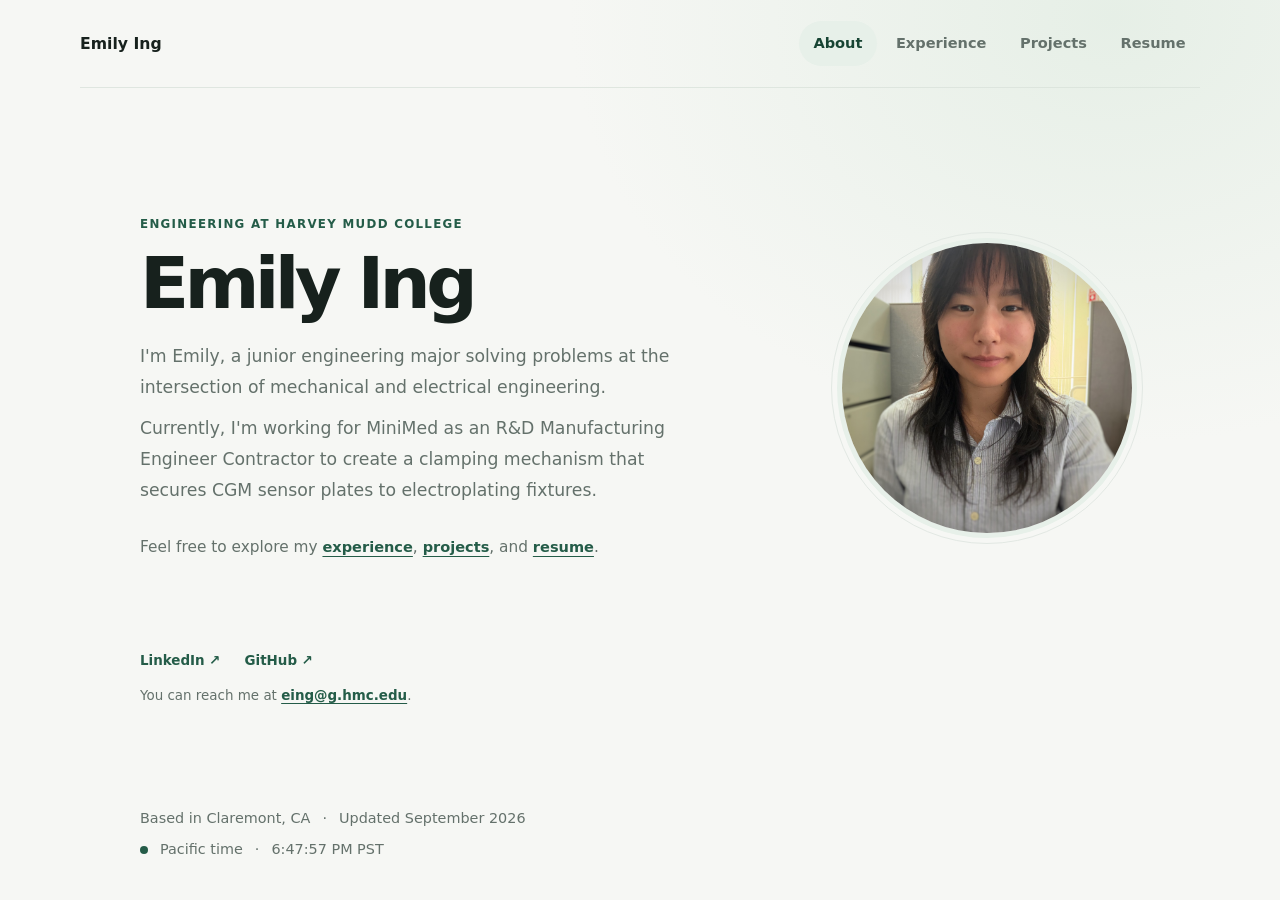
<file: index.html>
<!doctype html>
<html lang="en">
  <head>
    <meta charset="utf-8">
    <meta name="viewport" content="width=device-width, initial-scale=1">
    <meta name="description" content="Emily Ing's engineering portfolio: experience, projects, and resume.">
    <meta name="theme-color" content="#f6f7f4">
    <title>Emily Ing | Engineering Portfolio</title>
    <link rel="stylesheet" href="styles.css">
    <script src="script.js" defer></script>
    <script src="footer.js" defer></script>
  </head>
  <body>
    <a class="skip-link" href="#main">Skip to content</a>

    <header class="site-header">
      <a class="brand" href="#about" aria-label="Emily Ing, About">
        <span class="brand-copy">
          <strong>Emily Ing</strong>
        </span>
      </a>

      <nav class="section-nav" role="tablist" aria-label="Portfolio sections" aria-orientation="horizontal">
        <a id="tab-about" class="nav-link" href="#about" role="tab" aria-controls="panel-about" aria-selected="true" tabindex="0">About</a>
        <a id="tab-experience" class="nav-link" href="#experience" role="tab" aria-controls="panel-experience" aria-selected="false" tabindex="-1">Experience</a>
        <a id="tab-projects" class="nav-link" href="#projects" role="tab" aria-controls="panel-projects" aria-selected="false" tabindex="-1">Projects</a>
        <a id="tab-resume" class="nav-link" href="#resume" role="tab" aria-controls="panel-resume" aria-selected="false" tabindex="-1">Resume</a>
      </nav>
    </header>

    <main id="main" class="page-shell">
      <section id="panel-about" class="content-panel" role="tabpanel" aria-labelledby="tab-about" tabindex="0">
        <div class="hero">
          <div class="hero-copy">
            <p class="eyebrow"> Engineering at Harvey Mudd College</p>
            <h1>Emily Ing</h1>
            <p class="hero-intro">I'm Emily, a junior engineering major solving problems at the intersection of mechanical and electrical engineering.<span class="hero-intro-followup">Currently, I'm working for MiniMed as an R&amp;D Manufacturing Engineer Contractor to create a clamping mechanism that secures CGM sensor plates to electroplating fixtures.</span></p>
            <p class="hero-explore">Feel free to explore my <a class="text-link" href="#experience" data-section-link>experience</a>, <a class="text-link" href="#projects" data-section-link>projects</a>, and <a class="text-link" href="#resume" data-section-link>resume</a>.</p>
          </div>
          <div class="hero-portrait">
            <img class="portrait-placeholder" src="assets/images/headshot.jpeg" alt="Portrait of Emily Ing">
          </div>
        </div>

        <div class="social-row">
          <a href="https://www.linkedin.com/in/emilying523" target="_blank" rel="noreferrer">LinkedIn <span aria-hidden="true">↗</span></a>
          <a href="https://github.com/eing523" target="_blank" rel="noreferrer">GitHub <span aria-hidden="true">↗</span></a>
          <span class="contact-sentence">You can reach me at <a class="contact-email" href="mailto:eing@g.hmc.edu">eing@g.hmc.edu</a>.</span>
        </div>
      </section>

      <section id="panel-experience" class="content-panel" role="tabpanel" aria-labelledby="tab-experience" tabindex="0">
        <div class="section-heading">
          <h1>Experience</h1>
        </div>

        <div class="timeline">
          <a class="timeline-item" href="experience/minimed-manufacturing.html">
            <div class="timeline-date">Aug 2026 — Present</div>
            <div class="timeline-content">
              <h2>R&amp;D Manufacturing Engineer Contractor</h2>
              <p class="organization">MiniMed · Harvey Mudd Engineering Clinic Program <span>Claremont, CA</span></p>
              <ul>
                <li>Design and prototype a clamping mechanism in SolidWorks to secure continuous glucose monitor sensor plates to electroplating fixtures, cutting cycle time for 192 torquing motions per lot and improving ergonomics</li>
                <li>Collaborate with MiniMed engineers and a student team through weekly design reviews, incorporating manufacturing and quality feedback to align the fixture with production requirements</li>
              </ul>
            </div>
          </a>
          <a class="timeline-item" href="experience/water-resources-internship.html">
            <div class="timeline-date">May 2026 — Aug 2026</div>
            <div class="timeline-content">
              <h2>Water Resource Control Engineer Intern</h2>
              <p class="organization">California State Water Resources Control Board <span>Los Angeles, CA</span></p>
              <ul>
                <li>Automated regulatory reporting for 400+ permitted facilities with R scripts, replacing a manual staff workflow</li>
                <li>Built an ArcGIS Pro map and Experience Builder dashboard with dynamic search, charts, and distance filtering</li>
                <li>Inspected landfills for permit compliance, flagging leachate collection deficiencies and communicating findings to dischargers</li>
              </ul>
            </div>
          </a>
          <a class="timeline-item" href="experience/bioprinting-research.html">
            <div class="timeline-date">Jan 2026 — Present</div>
            <div class="timeline-content">
              <h2>Undergraduate Researcher, Bioprinting Lab</h2>
              <p class="organization">Harvey Mudd College · Department of Engineering <span>Claremont, CA</span></p>
              <ul>
                <li>Design and prototype a multichannel printhead in SolidWorks for precise, consistent bioink dispensing</li>
                <li>Engineer a UV print bed (8–10 mW/cm²) to photopolymerize PEG-acrylate hydrogels for tissue models</li>
                <li>Design acrylic UV enclosure to protect users and remove environmental variables from the curing process</li>
              </ul>
            </div>
          </a>
          <a class="timeline-item" href="experience/cad-tutor.html">
            <div class="timeline-date">Aug 2026 — Present</div>
            <div class="timeline-content">
              <h2>CAD Tutor &amp; Lab Grader</h2>
              <p class="organization">Harvey Mudd College · Department of Engineering <span>Claremont, CA</span></p>
              <ul>
                <li>Lead weekly SolidWorks office hours, teaching CAD, FEA, and simulation to support the course's team projects</li>
                <li>Grade SolidWorks lab assignments and give feedback to reinforce CAD proficiency across the course</li>
              </ul>
            </div>
          </a>
        </div>
      </section>

      <section id="panel-projects" class="content-panel" role="tabpanel" aria-labelledby="tab-projects" tabindex="0">
        <div class="section-heading">
          <h1>Projects</h1>
          <p>A mix of mechanical, electrical, and embedded engineering projects.</p>
        </div>

        <div class="project-grid">
          <a class="project-card" href="projects/fpga-display-keypad.html">
            <img class="media-placeholder" src="assets/images/lab2_keypad_thumbnail.jpg" alt="FPGA keypad scanner circuit with keypad and display" loading="lazy">
            <div class="project-topline"><span class="project-number">01</span><span class="project-date">Sep — Sep 2026</span></div>
            <h2>FPGA Dual 7-Segment Display &amp; Keypad</h2>
            <p>Designed a modular SystemVerilog display with a shared seven-segment decoder, DIP-switch digit control, and a counter-based keypad scanner that lights an LED on each keypress.</p>
          </a>
          <a class="project-card" href="projects/fpga-keypad-scanner.html">
            <img class="media-placeholder" src="assets/images/keypad_project_preview_ccw.jpeg" alt="FPGA keypad scanner circuit with keypad and two-digit display" loading="lazy">
            <div class="project-topline"><span class="project-number">02</span><span class="project-date">Sep —Sep 2026</span></div>
            <h2>FPGA Keypad Scanner</h2>
            <p>Built a 4×4 keypad scanner that displays the last two hexadecimal digits pressed. Added debounce behavior so a held key registers once and additional presses are ignored until release.</p>
          </a>
          <a class="project-card" href="projects/stm32-digital-audio.html">
            <img class="media-placeholder" src="assets/images/digital_audio_preview.jpg" alt="STM32 digital audio circuit with speaker" loading="lazy">
            <div class="project-topline"><span class="project-number">03</span><span class="project-date">Sep — Sep 2026</span></div>
            <h2>STM32 Digital Audio</h2>
            <p>Wrote TIM6/TIM7 drivers for note frequency and duration, then calculated timer settings to play tunes through an LM386 amplifier with notes within 1% of target pitch.</p>
          </a>
          <a class="project-card" href="projects/stm32-motor-encoder.html">
            <img class="media-placeholder" src="assets/images/motor_preview.jpg" alt="Motor and encoder connected to a development board" loading="lazy">
            <div class="project-topline"><span class="project-number">04</span><span class="project-date">Oct —Oct 2026</span></div>
            <h2>STM32 Motor Speed &amp; Direction</h2>
            <p>Measured motor speed and direction from a quadrature encoder using interrupts on both sensor channels.</p>
          </a>
          <a class="project-card" href="projects/autonomous-surface-vehicle.html">
            <img class="media-placeholder" src="assets/images/asv.jpeg" alt="Autonomous surface vehicle floating on the water" loading="lazy">
            <div class="project-topline"><span class="project-number">05</span><span class="project-date">Mar — Apr 2026</span></div>
            <h2>Autonomous Surface Vehicle</h2>
            <p>Built and deployed a surface vehicle to measure ocean pollution at depths of 0–2 m on a $50 budget. Designed and waterproofed analog signal-conditioning circuits for pressure, turbidity, and temperature sensors.</p>
          </a>
          <a class="project-card" href="projects/hammer.html">
            <img class="media-placeholder" src="assets/images/hammer.jpeg" alt="Custom hammer on a wooden display stand" loading="lazy">
            <div class="project-topline"><span class="project-number">06</span></div>
            <h2>Custom Hammer</h2>
            <p>Designed and built a custom hammer.</p>
          </a>
        </div>
      </section>

      <section id="panel-resume" class="content-panel" role="tabpanel" aria-labelledby="tab-resume" tabindex="0">
        <div class="section-heading">
          <h1>Resume</h1>
          <p><a class="resume-download-link" href="assets/Emily_Ing___Resume.pdf" download>Download the PDF</a>.</p>
        </div>

        <div class="resume-viewer-wrap">
          <iframe
            class="resume-viewer"
            src="assets/Emily_Ing___Resume.pdf#view=Fit&navpanes=0"
            title="Emily Ing's full resume"
            loading="lazy"
          ></iframe>
        </div>
      </section>
    </main>

    <footer class="site-footer">
      <div class="footer-meta">
        <span>Based in Claremont, CA</span>
        <span aria-hidden="true">·</span>
        <span>Updated September 2026</span>
      </div>
      <div class="footer-time">
        <span class="footer-time-dot" aria-hidden="true"></span>
        <span>Pacific time</span>
        <span aria-hidden="true">·</span>
        <time id="pacific-time" aria-label="Current time in the Pacific time zone"></time>
      </div>
    </footer>
  </body>
</html>
</file>
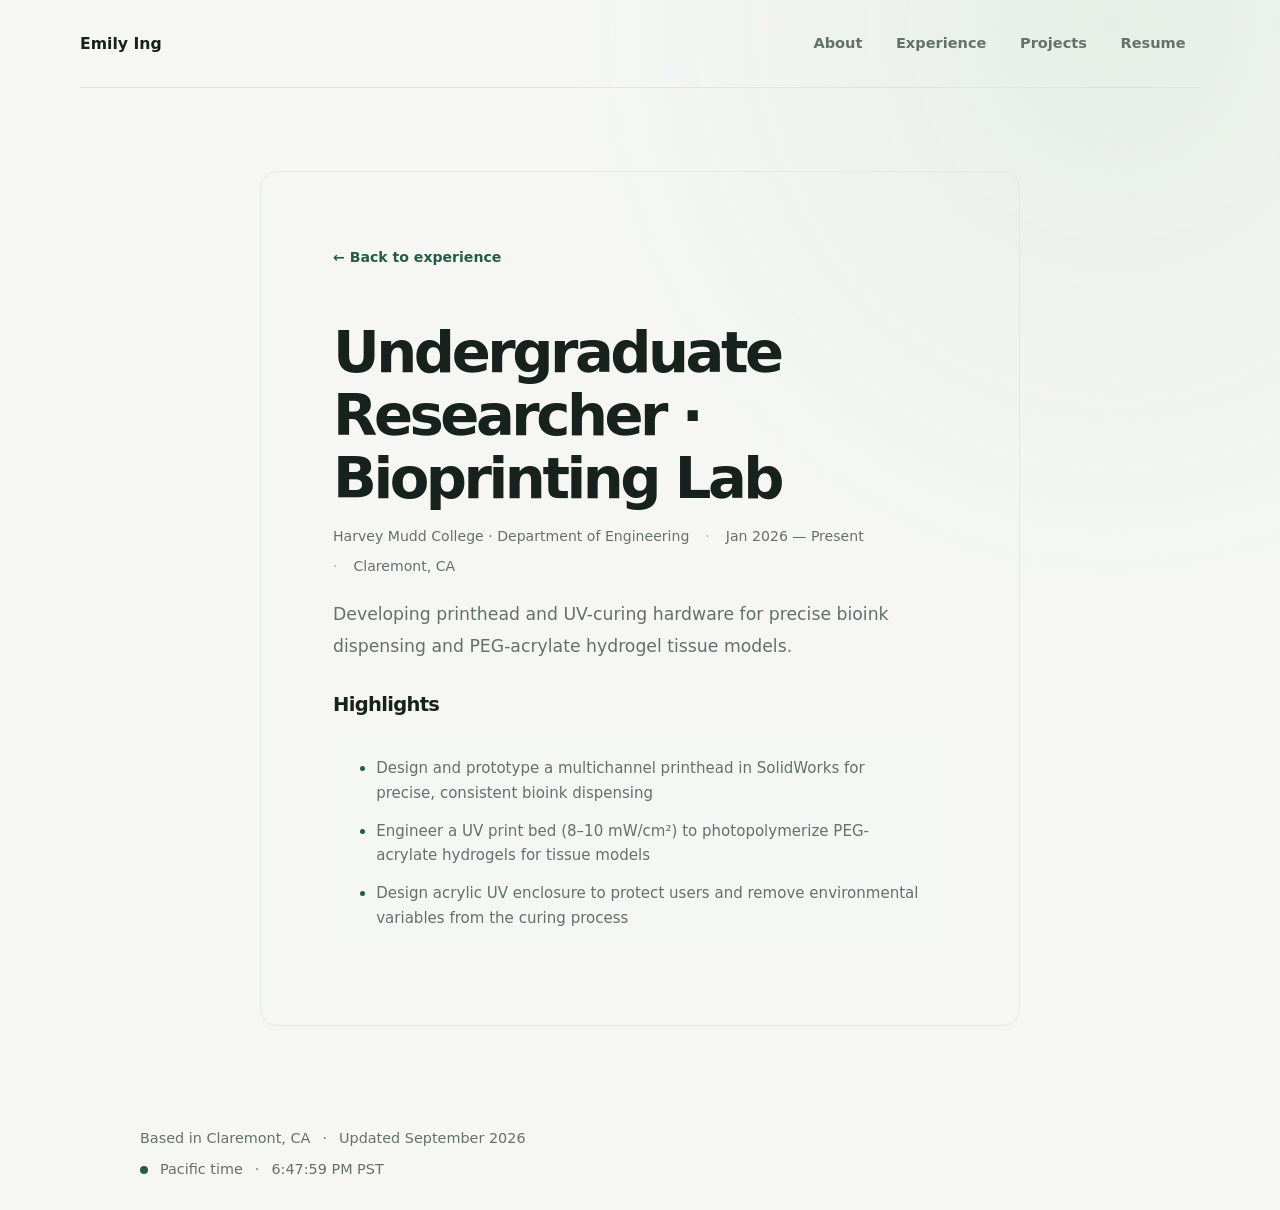
<file: experience/bioprinting-research.html>
<!doctype html>
<html lang="en">
  <head>
    <meta charset="utf-8">
    <meta name="viewport" content="width=device-width, initial-scale=1">
    <meta name="description" content="Bioprinting research on multichannel printheads, UV curing, and hydrogel tissue models.">
    <meta name="theme-color" content="#f6f7f4">
    <title>Undergraduate Researcher, Bioprinting Lab | Emily Ing</title>
    <link rel="stylesheet" href="../styles.css">
    <link rel="stylesheet" href="../detail.css">
    <script src="../detail.js" defer></script>
    <script src="../footer.js" defer></script>
  </head>
  <body data-detail-id="bioprinting-research">
    <a class="skip-link" href="#main">Skip to content</a>
    <header class="site-header">
      <a class="brand" href="../index.html#about" aria-label="Emily Ing, About"><span class="brand-copy"><strong>Emily Ing</strong></span></a>
      <nav class="section-nav" aria-label="Portfolio sections"><a class="nav-link" href="../index.html#about">About</a><a class="nav-link" href="../index.html#experience">Experience</a><a class="nav-link" href="../index.html#projects">Projects</a><a class="nav-link" href="../index.html#resume">Resume</a></nav>
    </header>
    <main id="main" class="page-shell content-panel">
      <article class="detail-panel">
        <a class="back-link" data-detail-back href="../index.html#experience">← Back to experience</a>
        <h1 data-detail-title>Experience details</h1>
        <div class="detail-meta"><span data-detail-organization></span><span data-detail-date></span><span data-detail-location></span></div>
        <p class="detail-summary" data-detail-summary></p>
        <!-- Replace this placeholder with an img, e.g. <img class="media-placeholder detail-image-placeholder" src="../assets/images/bioprinting-research.jpg" alt="Description">. -->
        <section><h2>Highlights</h2><ul class="detail-highlights" data-detail-highlights></ul></section>
      </article>
      <p data-detail-error hidden>Sorry, this portfolio page could not be found. <a href="../index.html">Return to the portfolio</a>.</p>
    </main>
    <footer class="site-footer">
      <div class="footer-meta"><span>Based in Claremont, CA</span><span aria-hidden="true">·</span><span>Updated September 2026</span></div>
      <div class="footer-time"><span class="footer-time-dot" aria-hidden="true"></span><span>Pacific time</span><span aria-hidden="true">·</span><time id="pacific-time" aria-label="Current time in the Pacific time zone"></time></div>
    </footer>
  </body>
</html>
</file>
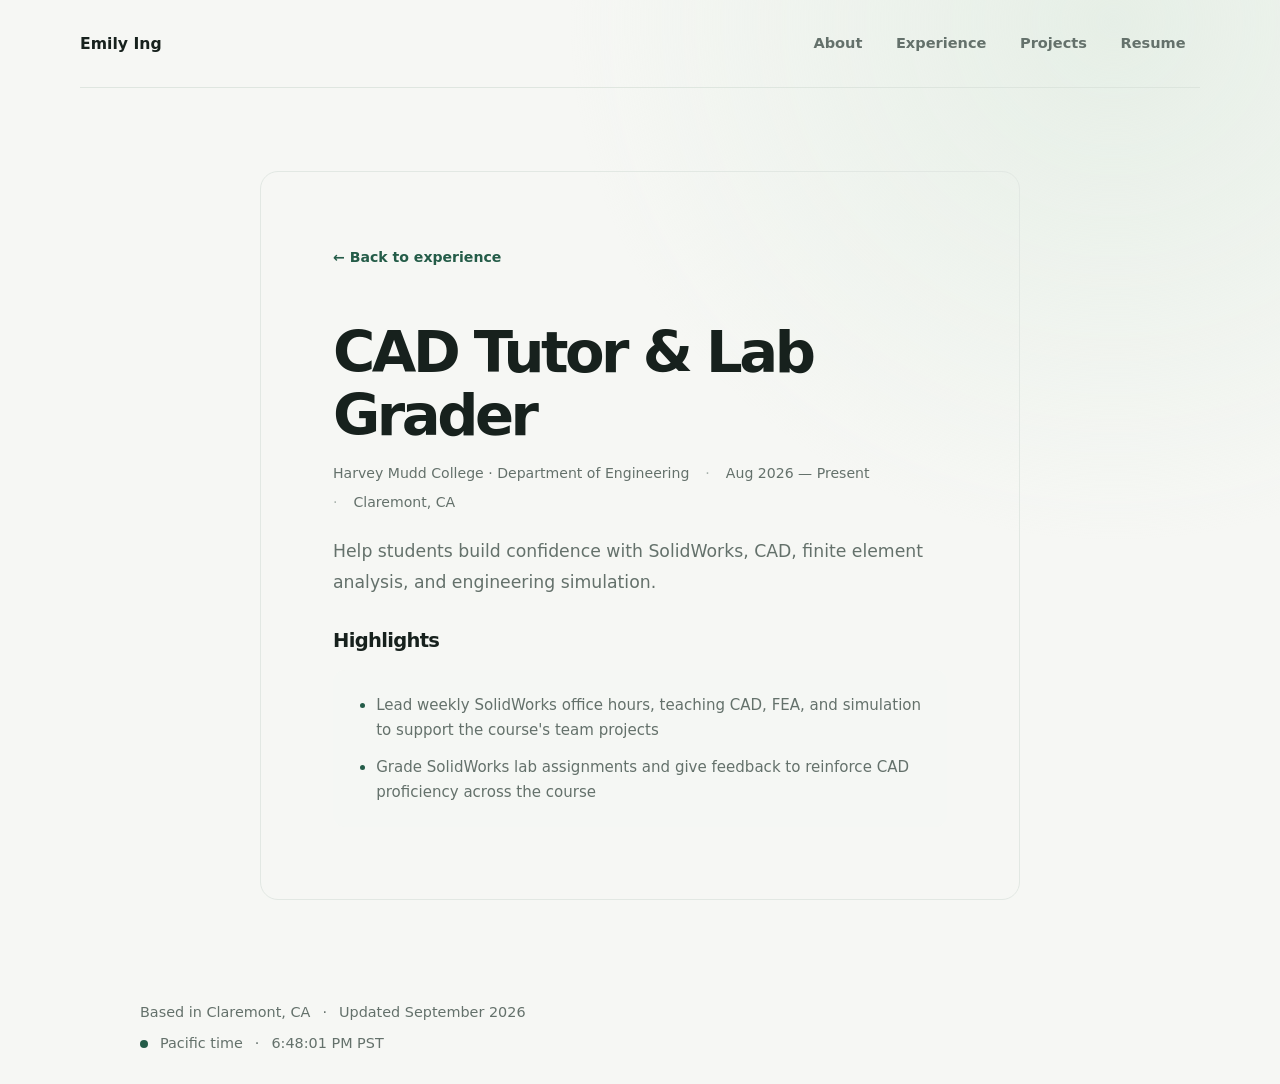
<file: experience/cad-tutor.html>
<!doctype html>
<html lang="en">
  <head>
    <meta charset="utf-8">
    <meta name="viewport" content="width=device-width, initial-scale=1">
    <meta name="description" content="CAD tutoring and lab grading for SolidWorks, finite element analysis, and engineering simulation.">
    <meta name="theme-color" content="#f6f7f4">
    <title>CAD Tutor &amp; Lab Grader | Emily Ing</title>
    <link rel="stylesheet" href="../styles.css">
    <link rel="stylesheet" href="../detail.css">
    <script src="../detail.js" defer></script>
    <script src="../footer.js" defer></script>
  </head>
  <body data-detail-id="cad-tutor">
    <a class="skip-link" href="#main">Skip to content</a>
    <header class="site-header">
      <a class="brand" href="../index.html#about" aria-label="Emily Ing, About"><span class="brand-copy"><strong>Emily Ing</strong></span></a>
      <nav class="section-nav" aria-label="Portfolio sections"><a class="nav-link" href="../index.html#about">About</a><a class="nav-link" href="../index.html#experience">Experience</a><a class="nav-link" href="../index.html#projects">Projects</a><a class="nav-link" href="../index.html#resume">Resume</a></nav>
    </header>
    <main id="main" class="page-shell content-panel">
      <article class="detail-panel">
        <a class="back-link" data-detail-back href="../index.html#experience">← Back to experience</a>
        <h1 data-detail-title>Experience details</h1>
        <div class="detail-meta"><span data-detail-organization></span><span data-detail-date></span><span data-detail-location></span></div>
        <p class="detail-summary" data-detail-summary></p>
        <section><h2>Highlights</h2><ul class="detail-highlights" data-detail-highlights></ul></section>
      </article>
      <p data-detail-error hidden>Sorry, this portfolio page could not be found. <a href="../index.html">Return to the portfolio</a>.</p>
    </main>
    <footer class="site-footer">
      <div class="footer-meta"><span>Based in Claremont, CA</span><span aria-hidden="true">·</span><span>Updated September 2026</span></div>
      <div class="footer-time"><span class="footer-time-dot" aria-hidden="true"></span><span>Pacific time</span><span aria-hidden="true">·</span><time id="pacific-time" aria-label="Current time in the Pacific time zone"></time></div>
    </footer>
  </body>
</html>
</file>
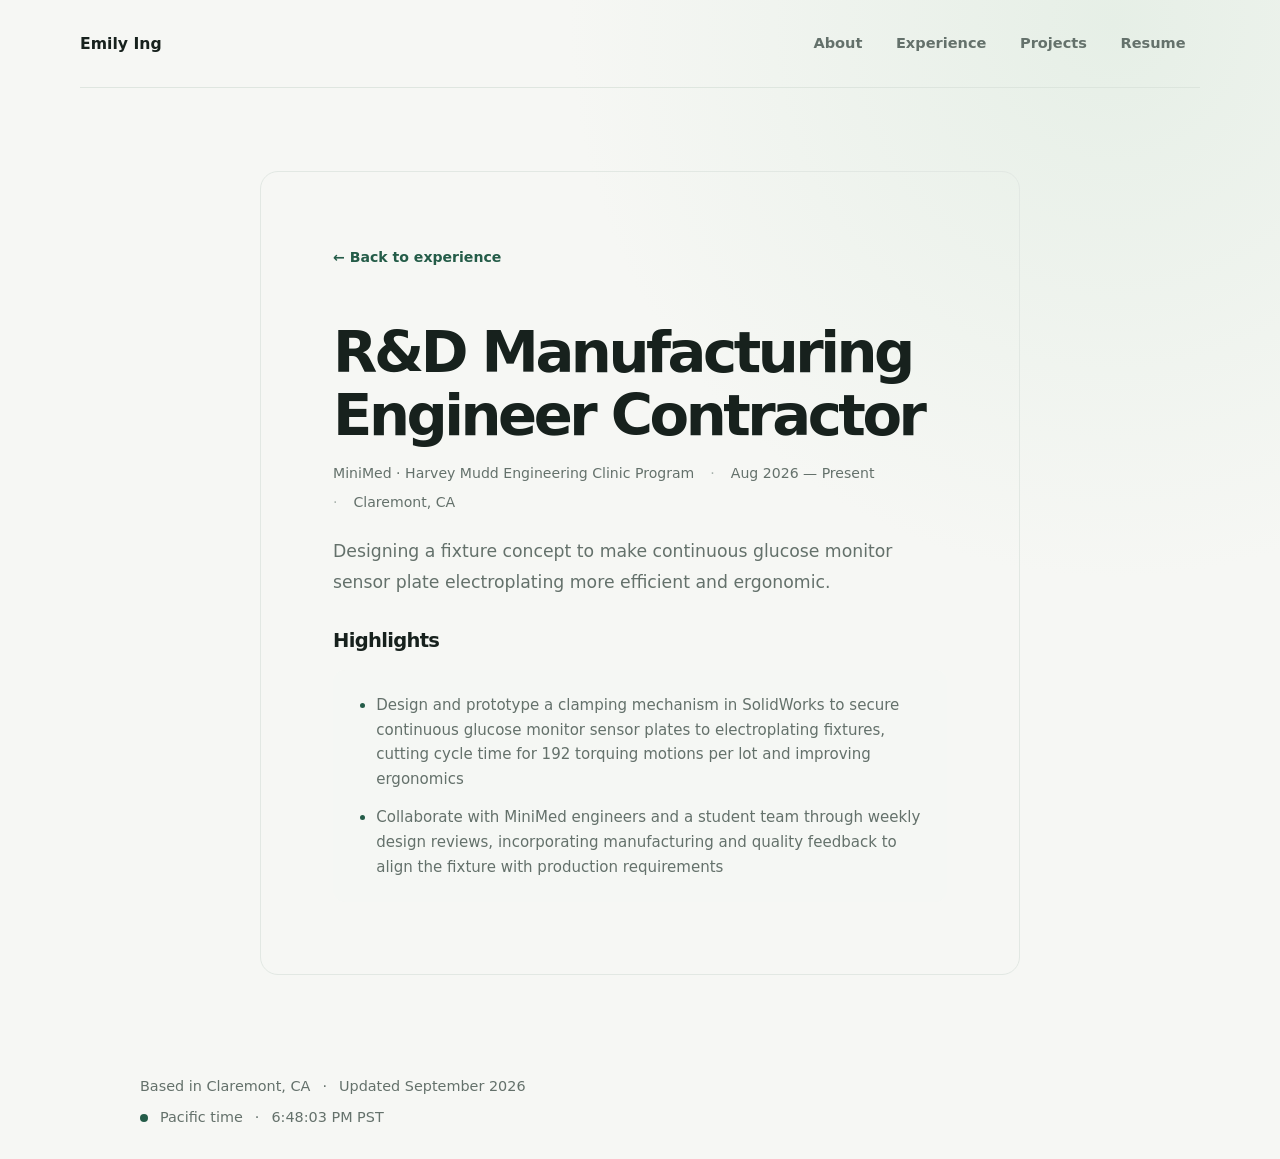
<file: experience/minimed-manufacturing.html>
<!doctype html>
<html lang="en">
  <head>
    <meta charset="utf-8">
    <meta name="viewport" content="width=device-width, initial-scale=1">
    <meta name="description" content="Designing a SolidWorks clamping fixture for MiniMed continuous glucose monitor sensor plate electroplating.">
    <meta name="theme-color" content="#f6f7f4">
    <title>R&amp;D Manufacturing Engineer Contractor | Emily Ing</title>
    <link rel="stylesheet" href="../styles.css">
    <link rel="stylesheet" href="../detail.css">
    <script src="../detail.js" defer></script>
    <script src="../footer.js" defer></script>
  </head>
  <body data-detail-id="minimed-manufacturing">
    <a class="skip-link" href="#main">Skip to content</a>
    <header class="site-header">
      <a class="brand" href="../index.html#about" aria-label="Emily Ing, About"><span class="brand-copy"><strong>Emily Ing</strong></span></a>
      <nav class="section-nav" aria-label="Portfolio sections"><a class="nav-link" href="../index.html#about">About</a><a class="nav-link" href="../index.html#experience">Experience</a><a class="nav-link" href="../index.html#projects">Projects</a><a class="nav-link" href="../index.html#resume">Resume</a></nav>
    </header>
    <main id="main" class="page-shell content-panel">
      <article class="detail-panel">
        <a class="back-link" data-detail-back href="../index.html#experience">← Back to experience</a>
        <h1 data-detail-title>Experience details</h1>
        <div class="detail-meta"><span data-detail-organization></span><span data-detail-date></span><span data-detail-location></span></div>
        <p class="detail-summary" data-detail-summary></p>
        <section><h2>Highlights</h2><ul class="detail-highlights" data-detail-highlights></ul></section>
      </article>
      <p data-detail-error hidden>Sorry, this portfolio page could not be found. <a href="../index.html">Return to the portfolio</a>.</p>
    </main>
    <footer class="site-footer">
      <div class="footer-meta"><span>Based in Claremont, CA</span><span aria-hidden="true">·</span><span>Updated September 2026</span></div>
      <div class="footer-time"><span class="footer-time-dot" aria-hidden="true"></span><span>Pacific time</span><span aria-hidden="true">·</span><time id="pacific-time" aria-label="Current time in the Pacific time zone"></time></div>
    </footer>
  </body>
</html>
</file>
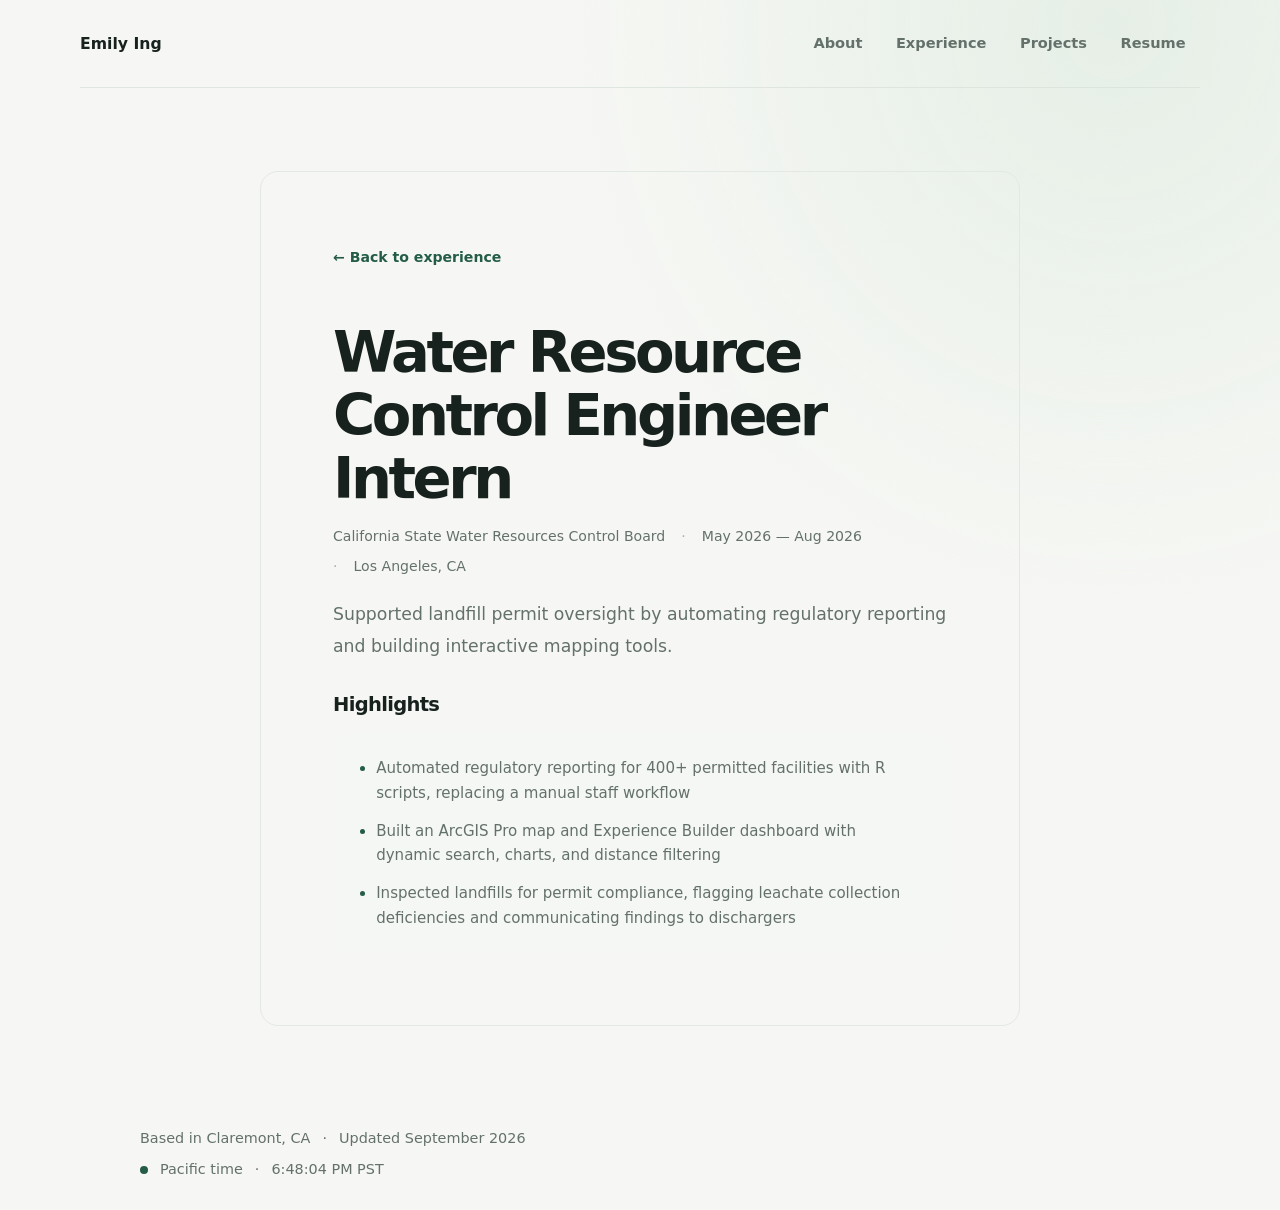
<file: experience/water-resources-internship.html>
<!doctype html>
<html lang="en">
  <head>
    <meta charset="utf-8">
    <meta name="viewport" content="width=device-width, initial-scale=1">
    <meta name="description" content="Water resources engineering internship focused on regulatory reporting automation and ArcGIS dashboards.">
    <meta name="theme-color" content="#f6f7f4">
    <title>Water Resource Control Engineer Intern | Emily Ing</title>
    <link rel="stylesheet" href="../styles.css">
    <link rel="stylesheet" href="../detail.css">
    <script src="../detail.js" defer></script>
    <script src="../footer.js" defer></script>
  </head>
  <body data-detail-id="water-resources-internship">
    <a class="skip-link" href="#main">Skip to content</a>
    <header class="site-header">
      <a class="brand" href="../index.html#about" aria-label="Emily Ing, About"><span class="brand-copy"><strong>Emily Ing</strong></span></a>
      <nav class="section-nav" aria-label="Portfolio sections"><a class="nav-link" href="../index.html#about">About</a><a class="nav-link" href="../index.html#experience">Experience</a><a class="nav-link" href="../index.html#projects">Projects</a><a class="nav-link" href="../index.html#resume">Resume</a></nav>
    </header>
    <main id="main" class="page-shell content-panel">
      <article class="detail-panel">
        <a class="back-link" data-detail-back href="../index.html#experience">← Back to experience</a>
        <h1 data-detail-title>Experience details</h1>
        <div class="detail-meta"><span data-detail-organization></span><span data-detail-date></span><span data-detail-location></span></div>
        <p class="detail-summary" data-detail-summary></p>
        <section><h2>Highlights</h2><ul class="detail-highlights" data-detail-highlights></ul></section>
      </article>
      <p data-detail-error hidden>Sorry, this portfolio page could not be found. <a href="../index.html">Return to the portfolio</a>.</p>
    </main>
    <footer class="site-footer">
      <div class="footer-meta"><span>Based in Claremont, CA</span><span aria-hidden="true">·</span><span>Updated September 2026</span></div>
      <div class="footer-time"><span class="footer-time-dot" aria-hidden="true"></span><span>Pacific time</span><span aria-hidden="true">·</span><time id="pacific-time" aria-label="Current time in the Pacific time zone"></time></div>
    </footer>
  </body>
</html>
</file>
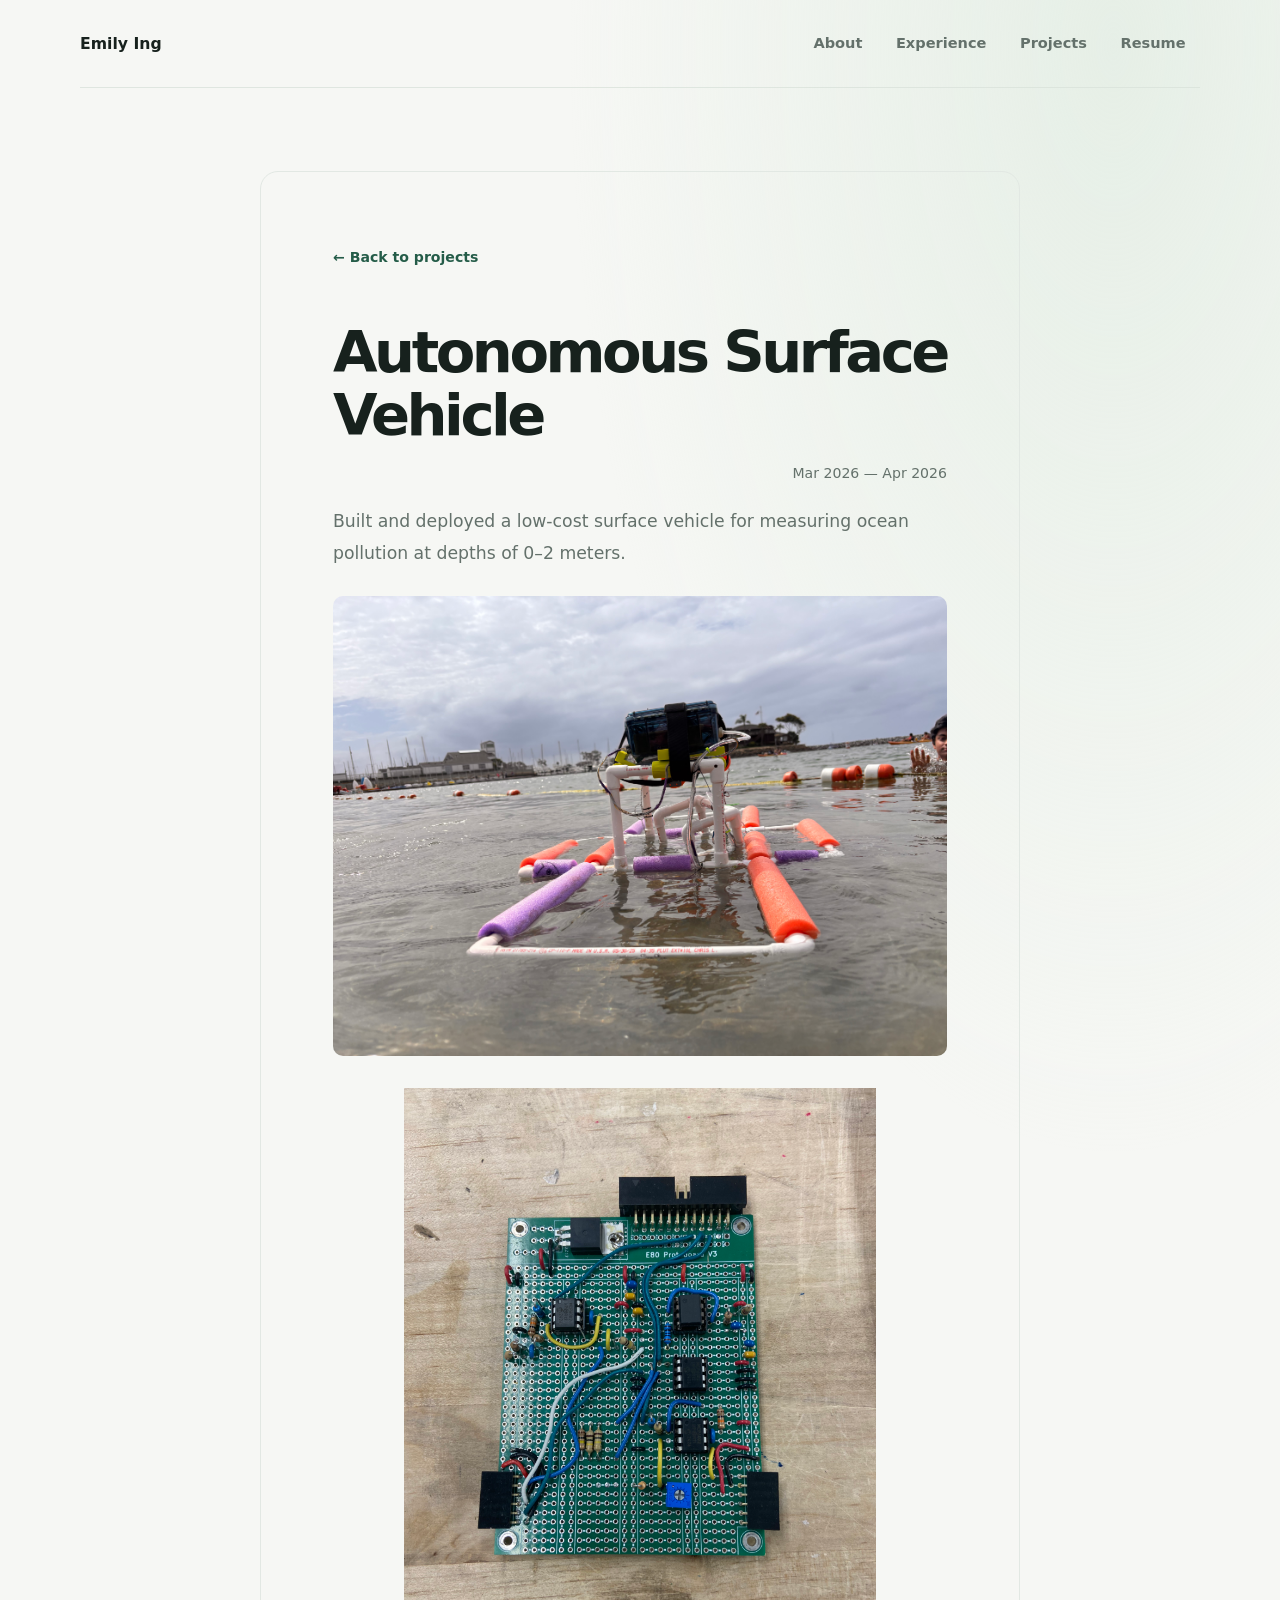
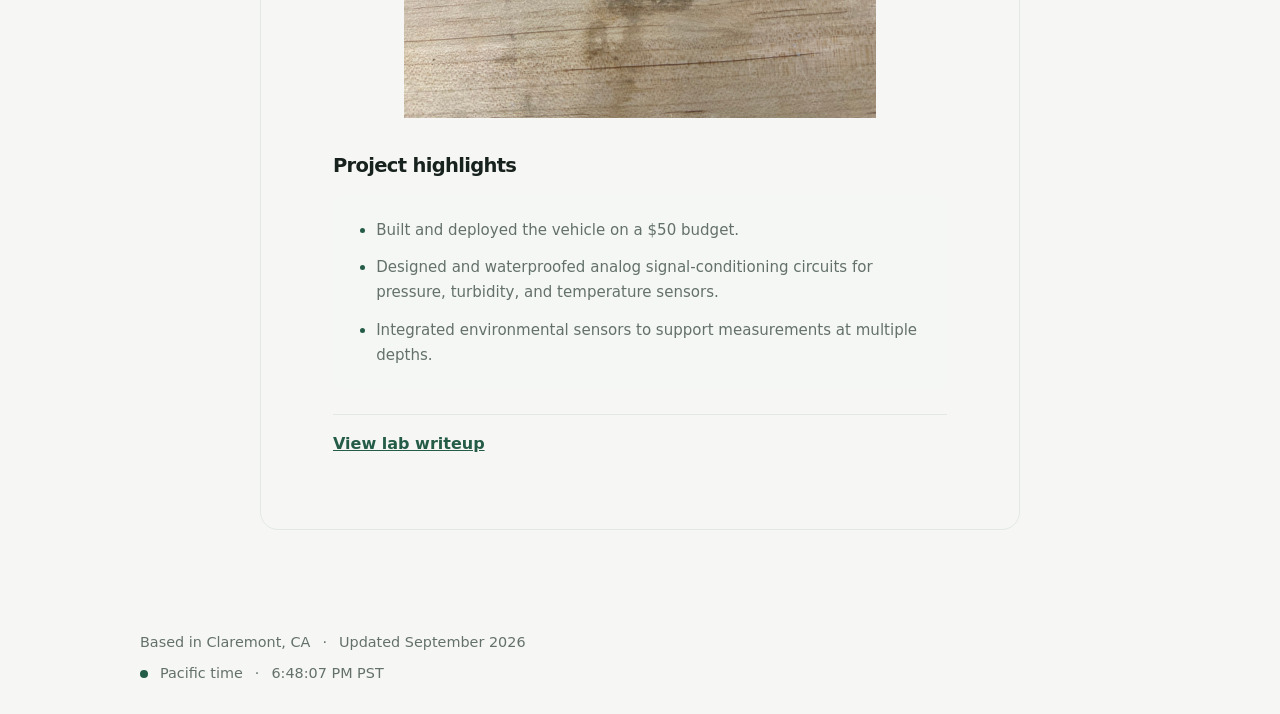
<file: projects/autonomous-surface-vehicle.html>
<!doctype html>
<html lang="en">
  <head>
    <meta charset="utf-8">
    <meta name="viewport" content="width=device-width, initial-scale=1">
    <meta name="description" content="A low-cost autonomous surface vehicle for measuring ocean pollution at depths of 0 to 2 meters.">
    <meta name="theme-color" content="#f6f7f4">
    <title>Autonomous Surface Vehicle | Emily Ing</title>
    <link rel="stylesheet" href="../styles.css">
    <link rel="stylesheet" href="../detail.css">
    <script src="../detail.js" defer></script>
    <script src="../footer.js" defer></script>
  </head>
  <body data-detail-id="autonomous-surface-vehicle">
    <a class="skip-link" href="#main">Skip to content</a>
    <header class="site-header">
      <a class="brand" href="../index.html#about" aria-label="Emily Ing, About"><span class="brand-copy"><strong>Emily Ing</strong></span></a>
      <nav class="section-nav" aria-label="Portfolio sections"><a class="nav-link" href="../index.html#about">About</a><a class="nav-link" href="../index.html#experience">Experience</a><a class="nav-link" href="../index.html#projects">Projects</a><a class="nav-link" href="../index.html#resume">Resume</a></nav>
    </header>
    <main id="main" class="page-shell content-panel">
      <article class="detail-panel">
        <a class="back-link" data-detail-back href="../index.html#projects">← Back to projects</a>
        <h1 data-detail-title>Project details</h1>
        <div class="detail-meta"><span data-detail-organization></span><span data-detail-date></span><span data-detail-location></span></div>
        <p class="detail-summary" data-detail-summary></p>
        <img class="media-placeholder detail-image-placeholder" src="../assets/images/asv.jpeg" alt="Autonomous surface vehicle floating on the water">
        <img class="media-placeholder detail-image-placeholder" src="../assets/images/asv_pcb.jpeg" alt="Circuit board for the autonomous surface vehicle">
        <section><h2>Project highlights</h2><ul class="detail-highlights" data-detail-highlights></ul></section>
      </article>
      <p data-detail-error hidden>Sorry, this portfolio page could not be found. <a href="../index.html">Return to the portfolio</a>.</p>
    </main>
    <footer class="site-footer">
      <div class="footer-meta"><span>Based in Claremont, CA</span><span aria-hidden="true">·</span><span>Updated September 2026</span></div>
      <div class="footer-time"><span class="footer-time-dot" aria-hidden="true"></span><span>Pacific time</span><span aria-hidden="true">·</span><time id="pacific-time" aria-label="Current time in the Pacific time zone"></time></div>
    </footer>
  </body>
</html>
</file>
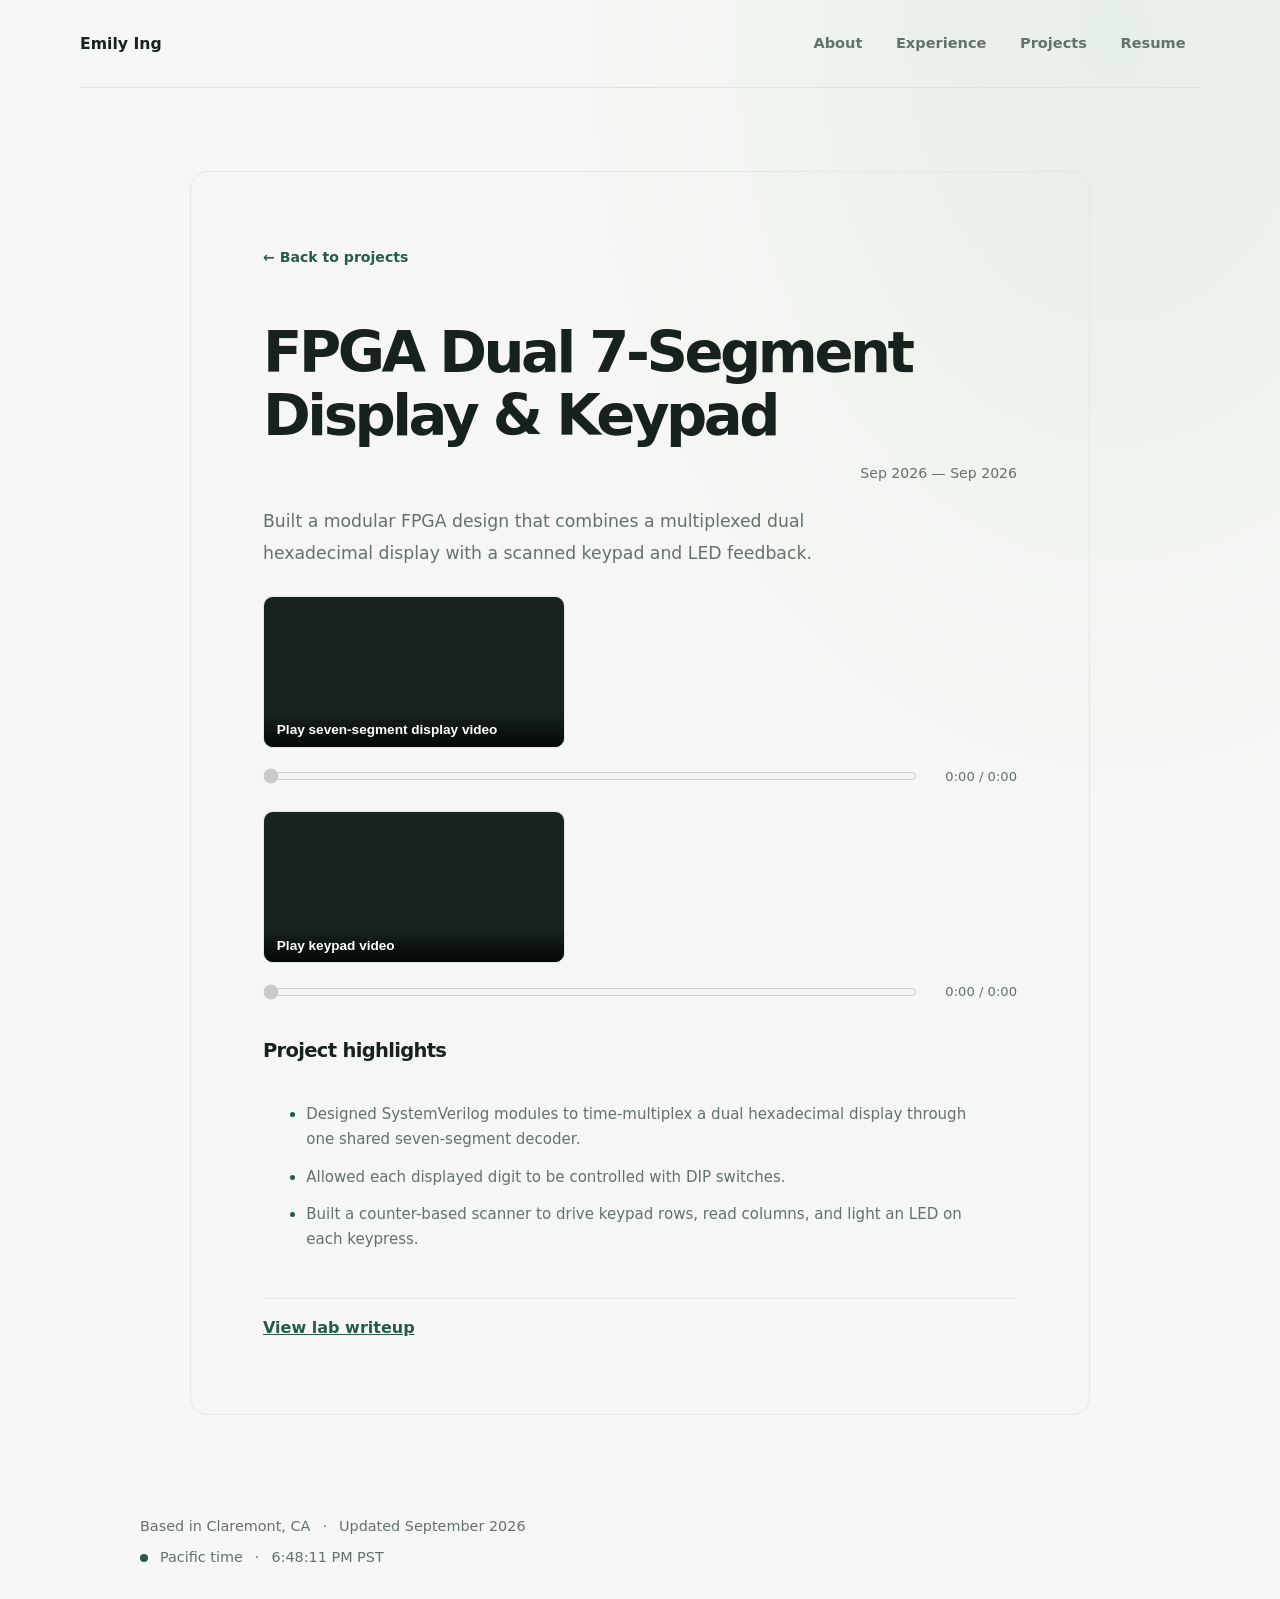
<file: projects/fpga-display-keypad.html>
<!doctype html>
<html lang="en">
  <head>
    <meta charset="utf-8">
    <meta name="viewport" content="width=device-width, initial-scale=1">
    <meta name="description" content="A modular FPGA project combining a multiplexed dual seven-segment display, DIP-switch controls, and a scanned keypad.">
    <meta name="theme-color" content="#f6f7f4">
    <title>FPGA Dual 7-Segment Display &amp; Keypad | Emily Ing</title>
    <link rel="stylesheet" href="../styles.css">
    <link rel="stylesheet" href="../detail.css">
    <script src="../detail.js" defer></script>
    <script src="../footer.js" defer></script>
  </head>
  <body data-detail-id="fpga-display-keypad">
    <a class="skip-link" href="#main">Skip to content</a>
    <header class="site-header">
      <a class="brand" href="../index.html#about" aria-label="Emily Ing, About">
        <span class="brand-copy"><strong>Emily Ing</strong></span>
      </a>
      <nav class="section-nav" aria-label="Portfolio sections">
        <a class="nav-link" href="../index.html#about">About</a>
        <a class="nav-link" href="../index.html#experience">Experience</a>
        <a class="nav-link" href="../index.html#projects">Projects</a>
        <a class="nav-link" href="../index.html#resume">Resume</a>
      </nav>
    </header>
    <main id="main" class="page-shell content-panel">
      <article class="detail-panel">
        <a class="back-link" data-detail-back href="../index.html#projects">← Back to projects</a>
        <h1 data-detail-title>Project details</h1>
        <div class="detail-meta"><span data-detail-organization></span><span data-detail-date></span><span data-detail-location></span></div>
        <p class="detail-summary" data-detail-summary></p>
        <div class="detail-video-gallery" aria-label="Project videos">
          <div class="detail-video-item">
            <button class="detail-video-button" type="button" aria-label="Play seven-segment display video">
              <video class="detail-video" src="../assets/images/lab2_7seg.mp4" muted playsinline preload="metadata"></video>
              <span>Play seven-segment display video</span>
            </button>
            <div class="detail-video-controls">
              <input class="detail-video-seek" type="range" min="0" max="0" step="0.1" value="0" disabled aria-label="Seek seven-segment display video">
              <span class="detail-video-time">0:00 / 0:00</span>
            </div>
          </div>
          <div class="detail-video-item">
            <button class="detail-video-button" type="button" aria-label="Play keypad video">
              <video class="detail-video" src="../assets/images/lab2_keypad.mp4" muted playsinline preload="metadata"></video>
              <span>Play keypad video</span>
            </button>
            <div class="detail-video-controls">
              <input class="detail-video-seek" type="range" min="0" max="0" step="0.1" value="0" disabled aria-label="Seek keypad video">
              <span class="detail-video-time">0:00 / 0:00</span>
            </div>
          </div>
        </div>
        <section>
          <h2>Project highlights</h2>
          <ul class="detail-highlights" data-detail-highlights></ul>
        </section>
      </article>
      <p data-detail-error hidden>Sorry, this portfolio page could not be found. <a href="../index.html">Return to the portfolio</a>.</p>
    </main>
    <footer class="site-footer">
      <div class="footer-meta"><span>Based in Claremont, CA</span><span aria-hidden="true">·</span><span>Updated September 2026</span></div>
      <div class="footer-time"><span class="footer-time-dot" aria-hidden="true"></span><span>Pacific time</span><span aria-hidden="true">·</span><time id="pacific-time" aria-label="Current time in the Pacific time zone"></time></div>
    </footer>
  </body>
</html>
</file>
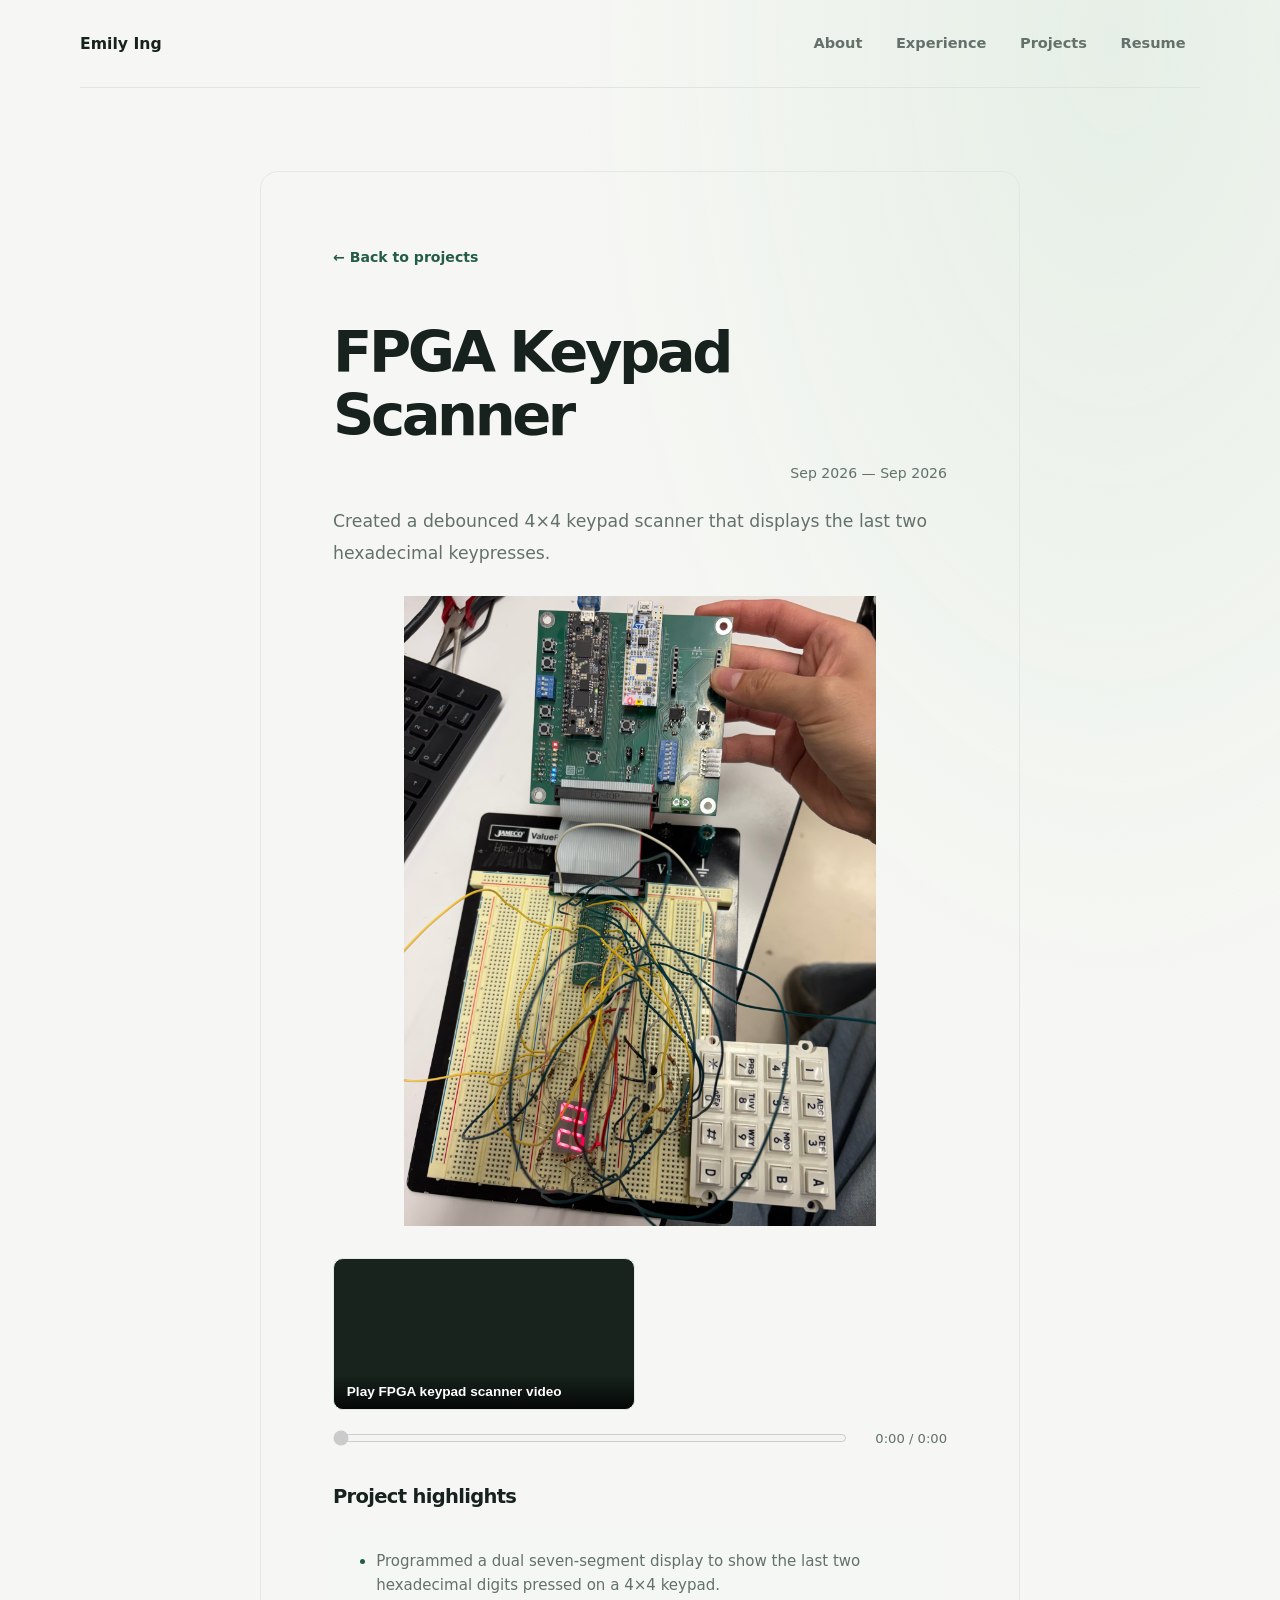
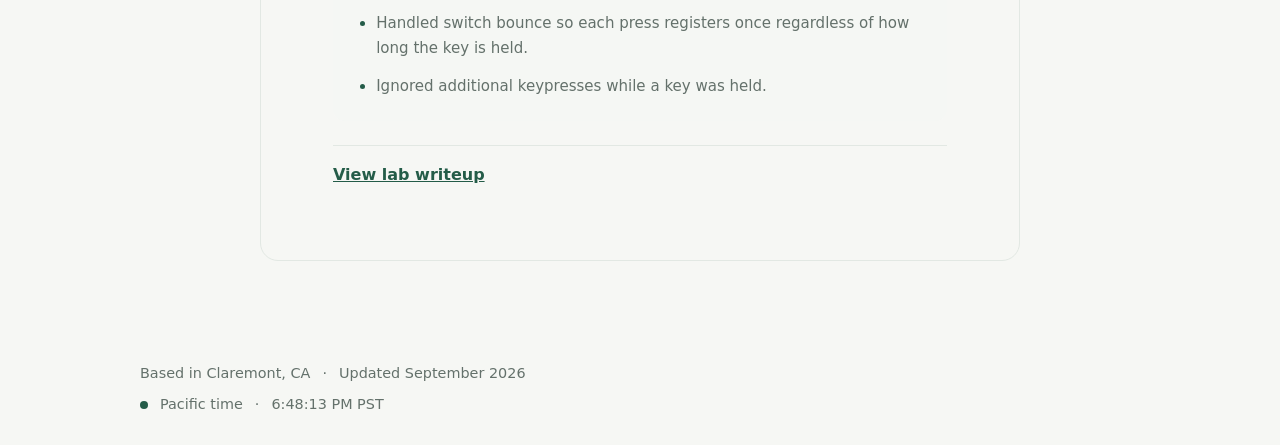
<file: projects/fpga-keypad-scanner.html>
<!doctype html>
<html lang="en">
  <head>
    <meta charset="utf-8">
    <meta name="viewport" content="width=device-width, initial-scale=1">
    <meta name="description" content="A debounced FPGA 4 by 4 keypad scanner displaying the last two hexadecimal keypresses.">
    <meta name="theme-color" content="#f6f7f4">
    <title>FPGA Keypad Scanner | Emily Ing</title>
    <link rel="stylesheet" href="../styles.css">
    <link rel="stylesheet" href="../detail.css">
    <script src="../detail.js" defer></script>
    <script src="../footer.js" defer></script>
  </head>
  <body data-detail-id="fpga-keypad-scanner">
    <a class="skip-link" href="#main">Skip to content</a>
    <header class="site-header">
      <a class="brand" href="../index.html#about" aria-label="Emily Ing, About"><span class="brand-copy"><strong>Emily Ing</strong></span></a>
      <nav class="section-nav" aria-label="Portfolio sections"><a class="nav-link" href="../index.html#about">About</a><a class="nav-link" href="../index.html#experience">Experience</a><a class="nav-link" href="../index.html#projects">Projects</a><a class="nav-link" href="../index.html#resume">Resume</a></nav>
    </header>
    <main id="main" class="page-shell content-panel">
      <article class="detail-panel">
        <a class="back-link" data-detail-back href="../index.html#projects">← Back to projects</a>
        <h1 data-detail-title>Project details</h1>
        <div class="detail-meta"><span data-detail-organization></span><span data-detail-date></span><span data-detail-location></span></div>
        <p class="detail-summary" data-detail-summary></p>
        <img class="media-placeholder detail-image-placeholder" src="../assets/images/keypad.jpeg" alt="FPGA keypad scanner circuit with keypad and two-digit display">
        <div class="detail-video-gallery" aria-label="Project videos">
          <div class="detail-video-item">
            <button class="detail-video-button" type="button" aria-label="Play FPGA keypad scanner video">
              <video class="detail-video" src="../assets/images/lab3_keypad.mp4" muted playsinline preload="metadata"></video>
              <span>Play FPGA keypad scanner video</span>
            </button>
            <div class="detail-video-controls">
              <input class="detail-video-seek" type="range" min="0" max="0" step="0.1" value="0" disabled aria-label="Seek FPGA keypad scanner video">
              <span class="detail-video-time">0:00 / 0:00</span>
            </div>
          </div>
        </div>
        <section><h2>Project highlights</h2><ul class="detail-highlights" data-detail-highlights></ul></section>
      </article>
      <p data-detail-error hidden>Sorry, this portfolio page could not be found. <a href="../index.html">Return to the portfolio</a>.</p>
    </main>
    <footer class="site-footer">
      <div class="footer-meta"><span>Based in Claremont, CA</span><span aria-hidden="true">·</span><span>Updated September 2026</span></div>
      <div class="footer-time"><span class="footer-time-dot" aria-hidden="true"></span><span>Pacific time</span><span aria-hidden="true">·</span><time id="pacific-time" aria-label="Current time in the Pacific time zone"></time></div>
    </footer>
  </body>
</html>
</file>
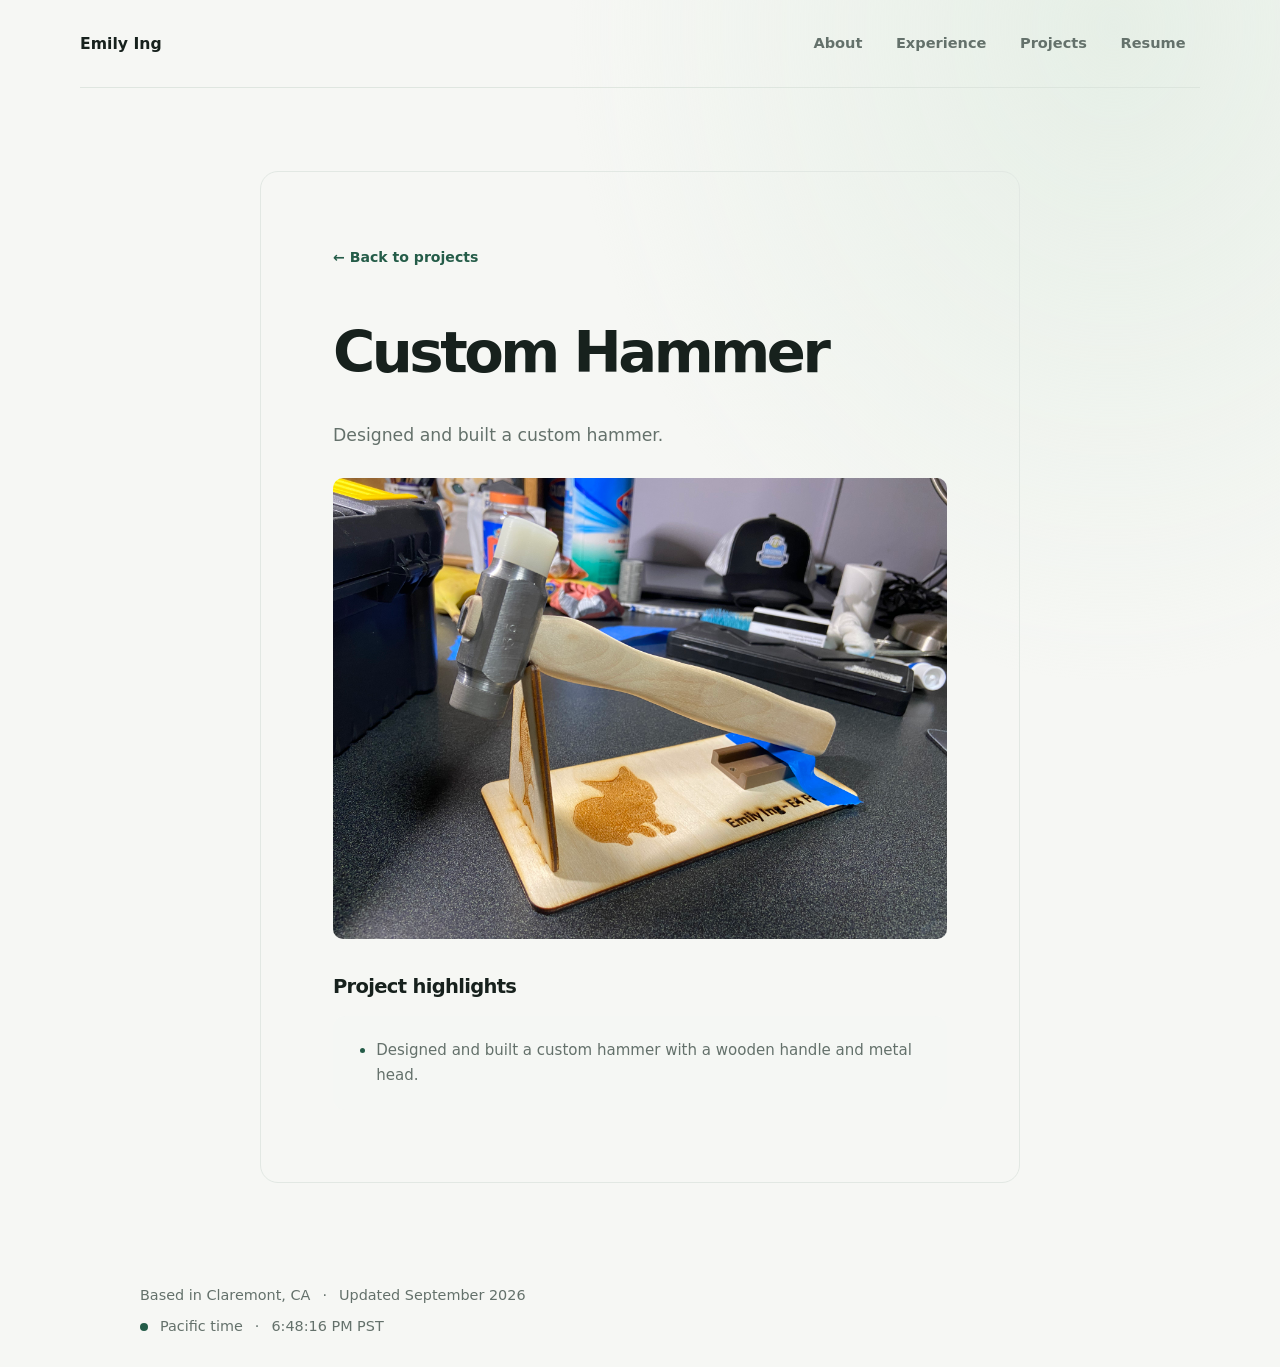
<file: projects/hammer.html>
<!doctype html>
<html lang="en">
  <head>
    <meta charset="utf-8">
    <meta name="viewport" content="width=device-width, initial-scale=1">
    <meta name="description" content="A custom hammer design and build.">
    <meta name="theme-color" content="#f6f7f4">
    <title>Custom Hammer | Emily Ing</title>
    <link rel="stylesheet" href="../styles.css">
    <link rel="stylesheet" href="../detail.css">
    <script src="../detail.js" defer></script>
    <script src="../footer.js" defer></script>
  </head>
  <body data-detail-id="hammer">
    <a class="skip-link" href="#main">Skip to content</a>
    <header class="site-header">
      <a class="brand" href="../index.html#about" aria-label="Emily Ing, About"><span class="brand-copy"><strong>Emily Ing</strong></span></a>
      <nav class="section-nav" aria-label="Portfolio sections"><a class="nav-link" href="../index.html#about">About</a><a class="nav-link" href="../index.html#experience">Experience</a><a class="nav-link" href="../index.html#projects">Projects</a><a class="nav-link" href="../index.html#resume">Resume</a></nav>
    </header>
    <main id="main" class="page-shell content-panel">
      <article class="detail-panel">
        <a class="back-link" data-detail-back href="../index.html#projects">← Back to projects</a>
        <h1 data-detail-title>Custom Hammer</h1>
        <div class="detail-meta"><span data-detail-organization></span><span data-detail-date></span><span data-detail-location></span></div>
        <p class="detail-summary" data-detail-summary></p>
        <img class="media-placeholder detail-image-placeholder" src="../assets/images/hammer.jpeg" alt="Custom hammer on a wooden display stand">
        <section><h2>Project highlights</h2><ul class="detail-highlights" data-detail-highlights></ul></section>
      </article>
      <p data-detail-error hidden>Sorry, this portfolio page could not be found. <a href="../index.html">Return to the portfolio</a>.</p>
    </main>
    <footer class="site-footer">
      <div class="footer-meta"><span>Based in Claremont, CA</span><span aria-hidden="true">·</span><span>Updated September 2026</span></div>
      <div class="footer-time"><span class="footer-time-dot" aria-hidden="true"></span><span>Pacific time</span><span aria-hidden="true">·</span><time id="pacific-time" aria-label="Current time in the Pacific time zone"></time></div>
    </footer>
  </body>
</html>
</file>
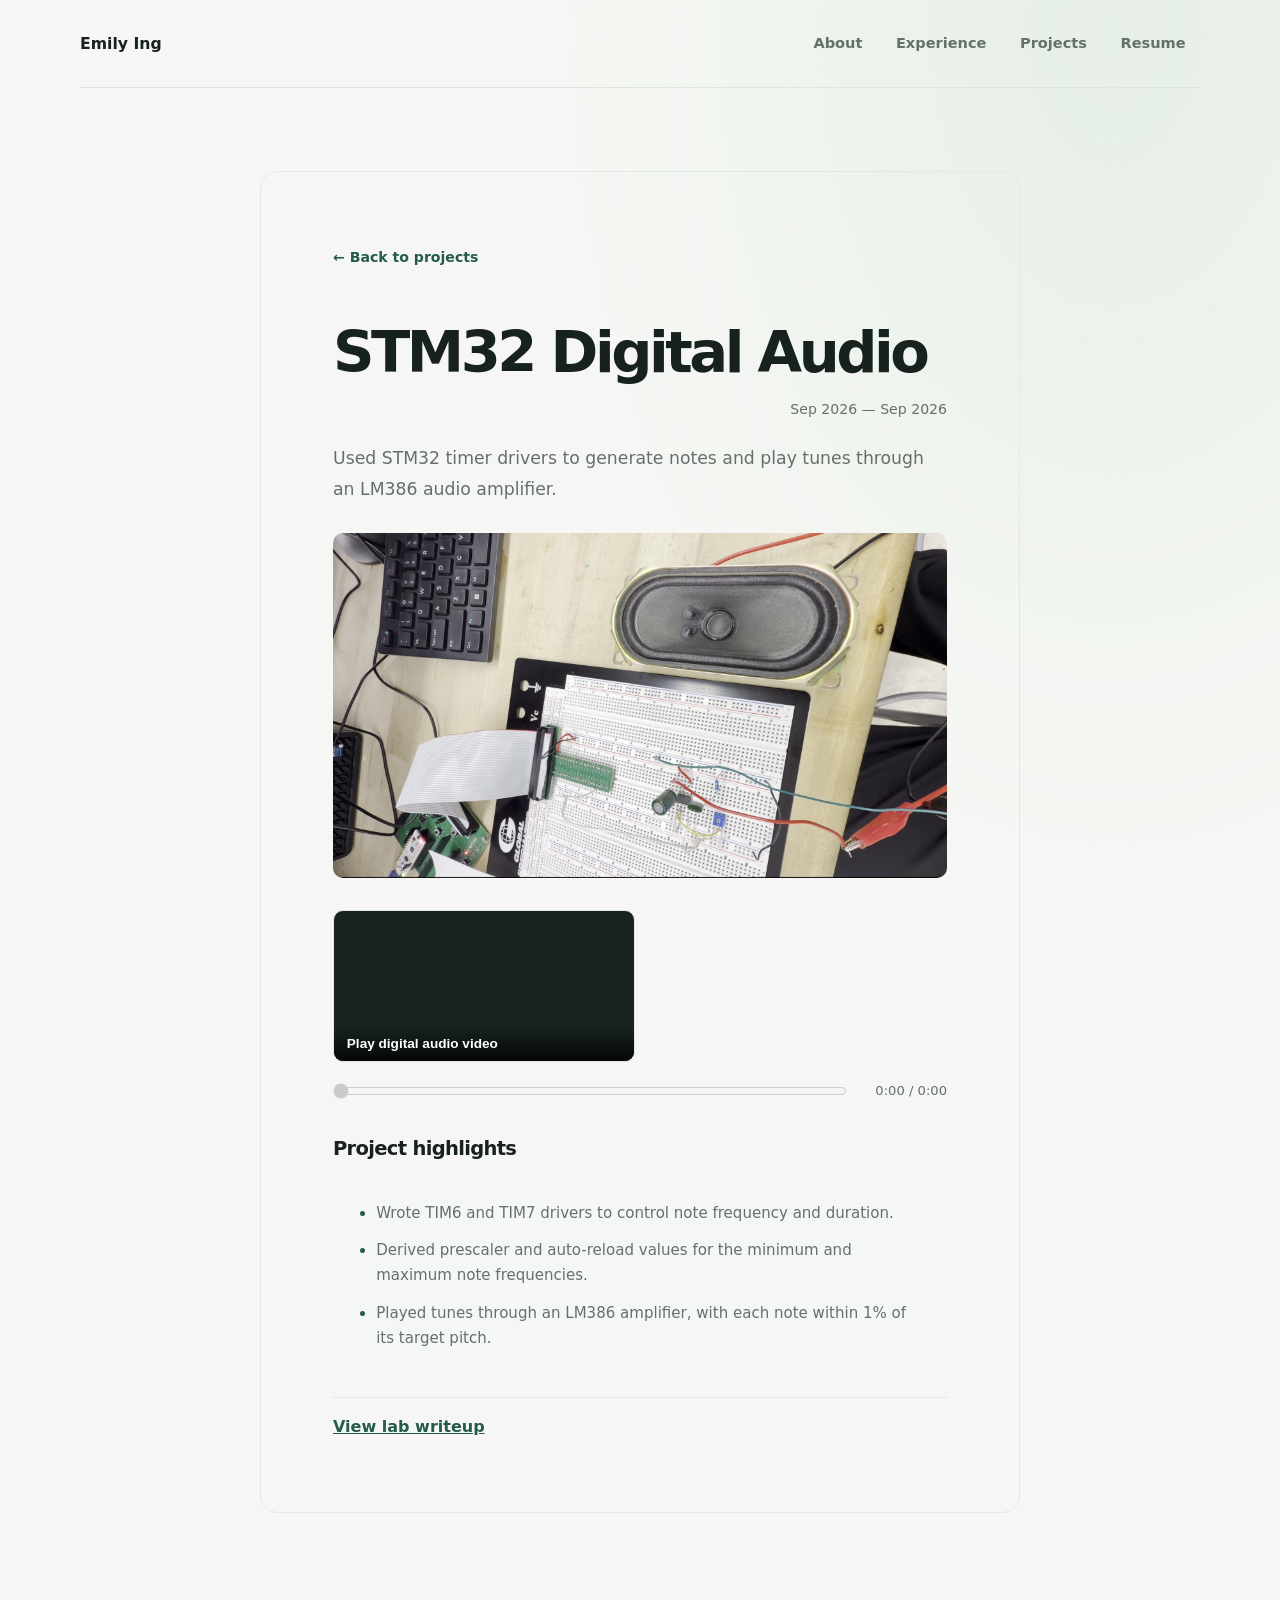
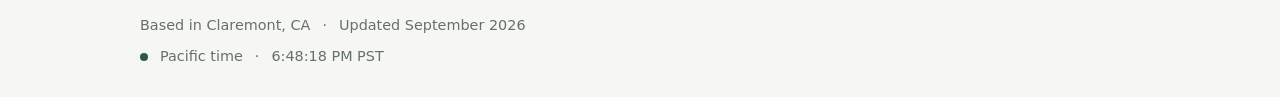
<file: projects/stm32-digital-audio.html>
<!doctype html>
<html lang="en">
  <head>
    <meta charset="utf-8">
    <meta name="viewport" content="width=device-width, initial-scale=1">
    <meta name="description" content="STM32 timer drivers for generating notes and playing tunes through an LM386 audio amplifier.">
    <meta name="theme-color" content="#f6f7f4">
    <title>STM32 Digital Audio | Emily Ing</title>
    <link rel="stylesheet" href="../styles.css">
    <link rel="stylesheet" href="../detail.css">
    <script src="../detail.js" defer></script>
    <script src="../footer.js" defer></script>
  </head>
  <body data-detail-id="stm32-digital-audio">
    <a class="skip-link" href="#main">Skip to content</a>
    <header class="site-header">
      <a class="brand" href="../index.html#about" aria-label="Emily Ing, About"><span class="brand-copy"><strong>Emily Ing</strong></span></a>
      <nav class="section-nav" aria-label="Portfolio sections"><a class="nav-link" href="../index.html#about">About</a><a class="nav-link" href="../index.html#experience">Experience</a><a class="nav-link" href="../index.html#projects">Projects</a><a class="nav-link" href="../index.html#resume">Resume</a></nav>
    </header>
    <main id="main" class="page-shell content-panel">
      <article class="detail-panel">
        <a class="back-link" data-detail-back href="../index.html#projects">← Back to projects</a>
        <h1 data-detail-title>Project details</h1>
        <div class="detail-meta"><span data-detail-organization></span><span data-detail-date></span><span data-detail-location></span></div>
        <p class="detail-summary" data-detail-summary></p>
        <img class="media-placeholder detail-image-placeholder" src="../assets/images/digital_audio_preview.jpg" alt="STM32 digital audio circuit with speaker">
        <div class="detail-video-gallery" aria-label="Project videos">
          <div class="detail-video-item" data-audio-enabled="true">
            <button class="detail-video-button" type="button" aria-label="Play digital audio video">
              <video class="detail-video" src="../assets/images/digital_audio.mp4" playsinline preload="metadata"></video>
              <span>Play digital audio video</span>
            </button>
            <div class="detail-video-controls">
              <input class="detail-video-seek" type="range" min="0" max="0" step="0.1" value="0" disabled aria-label="Seek digital audio video">
              <span class="detail-video-time">0:00 / 0:00</span>
            </div>
          </div>
        </div>
        <section><h2>Project highlights</h2><ul class="detail-highlights" data-detail-highlights></ul></section>
      </article>
      <p data-detail-error hidden>Sorry, this portfolio page could not be found. <a href="../index.html">Return to the portfolio</a>.</p>
    </main>
    <footer class="site-footer">
      <div class="footer-meta"><span>Based in Claremont, CA</span><span aria-hidden="true">·</span><span>Updated September 2026</span></div>
      <div class="footer-time"><span class="footer-time-dot" aria-hidden="true"></span><span>Pacific time</span><span aria-hidden="true">·</span><time id="pacific-time" aria-label="Current time in the Pacific time zone"></time></div>
    </footer>
  </body>
</html>
</file>
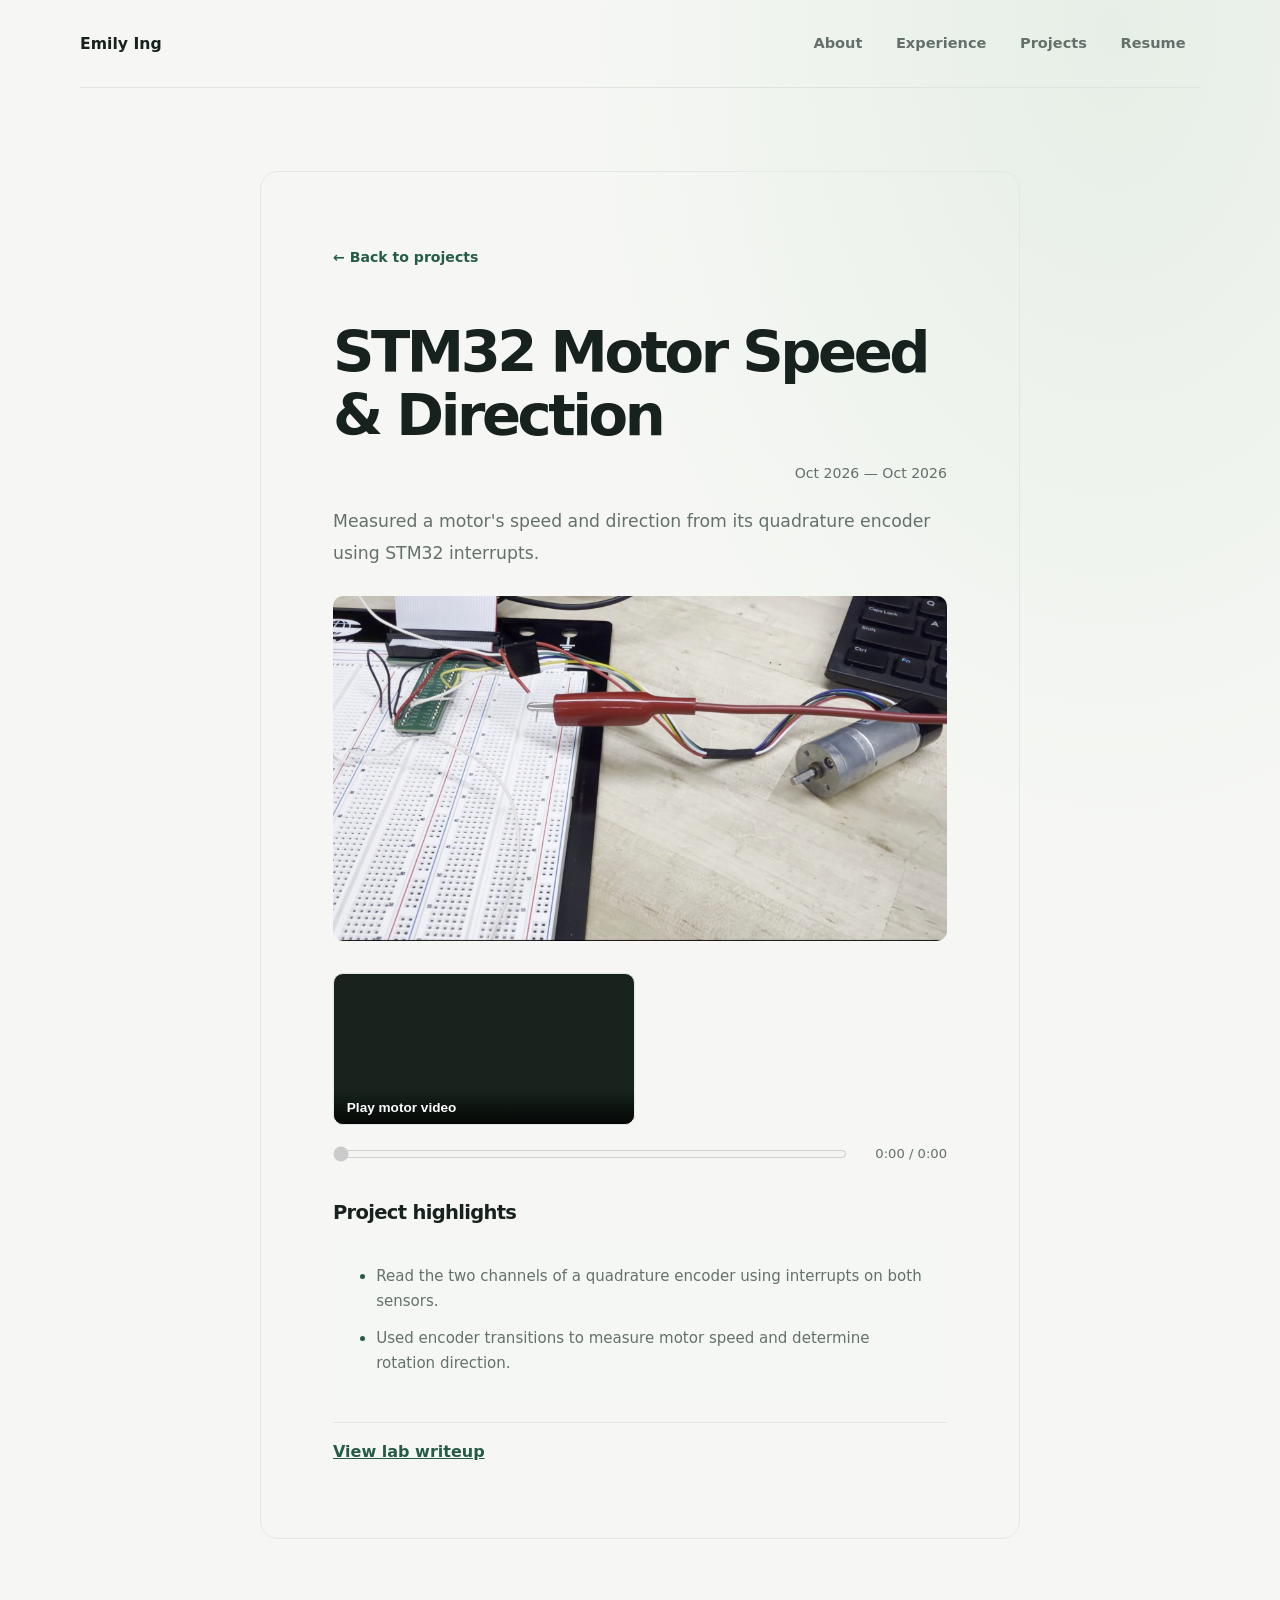
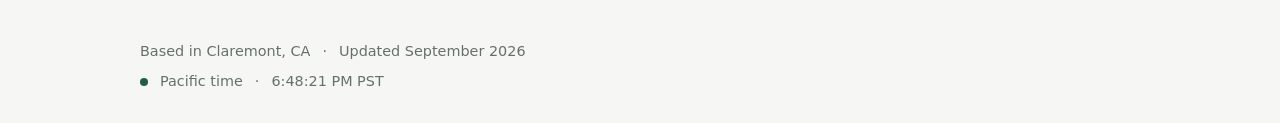
<file: projects/stm32-motor-encoder.html>
<!doctype html>
<html lang="en">
  <head>
    <meta charset="utf-8">
    <meta name="viewport" content="width=device-width, initial-scale=1">
    <meta name="description" content="Using STM32 interrupts and a quadrature encoder to measure motor speed and direction.">
    <meta name="theme-color" content="#f6f7f4">
    <title>STM32 Motor Speed &amp; Direction | Emily Ing</title>
    <link rel="stylesheet" href="../styles.css">
    <link rel="stylesheet" href="../detail.css">
    <script src="../detail.js" defer></script>
    <script src="../footer.js" defer></script>
  </head>
  <body data-detail-id="stm32-motor-encoder">
    <a class="skip-link" href="#main">Skip to content</a>
    <header class="site-header">
      <a class="brand" href="../index.html#about" aria-label="Emily Ing, About"><span class="brand-copy"><strong>Emily Ing</strong></span></a>
      <nav class="section-nav" aria-label="Portfolio sections"><a class="nav-link" href="../index.html#about">About</a><a class="nav-link" href="../index.html#experience">Experience</a><a class="nav-link" href="../index.html#projects">Projects</a><a class="nav-link" href="../index.html#resume">Resume</a></nav>
    </header>
    <main id="main" class="page-shell content-panel">
      <article class="detail-panel">
        <a class="back-link" data-detail-back href="../index.html#projects">← Back to projects</a>
        <h1 data-detail-title>Project details</h1>
        <div class="detail-meta"><span data-detail-organization></span><span data-detail-date></span><span data-detail-location></span></div>
        <p class="detail-summary" data-detail-summary></p>
        <img class="media-placeholder detail-image-placeholder" src="../assets/images/motor_preview.jpg" alt="Motor and encoder connected to a development board">
        <div class="detail-video-gallery" aria-label="Project videos">
          <div class="detail-video-item">
            <button class="detail-video-button" type="button" aria-label="Play motor video">
              <video class="detail-video" src="../assets/images/motor1.mp4" muted playsinline preload="metadata"></video>
              <span>Play motor video</span>
            </button>
            <div class="detail-video-controls">
              <input class="detail-video-seek" type="range" min="0" max="0" step="0.1" value="0" disabled aria-label="Seek motor video">
              <span class="detail-video-time">0:00 / 0:00</span>
            </div>
          </div>
        </div>
        <section><h2>Project highlights</h2><ul class="detail-highlights" data-detail-highlights></ul></section>
      </article>
      <p data-detail-error hidden>Sorry, this portfolio page could not be found. <a href="../index.html">Return to the portfolio</a>.</p>
    </main>
    <footer class="site-footer">
      <div class="footer-meta"><span>Based in Claremont, CA</span><span aria-hidden="true">·</span><span>Updated September 2026</span></div>
      <div class="footer-time"><span class="footer-time-dot" aria-hidden="true"></span><span>Pacific time</span><span aria-hidden="true">·</span><time id="pacific-time" aria-label="Current time in the Pacific time zone"></time></div>
    </footer>
  </body>
</html>
</file>
<file: styles.css>
:root {
  color-scheme: light;
  --ink: #17211d;
  --muted: #64716b;
  --paper: #f6f7f4;
  --surface: #ffffff;
  --line: #e2e8e3;
  --green: #245c48;
  --green-dark: #174433;
  --mint: #e7f0e9;
  --amber: #d89656;
  --shadow: 0 18px 48px rgba(27, 55, 42, 0.08);
  font-family: Inter, ui-sans-serif, system-ui, -apple-system, BlinkMacSystemFont, "Segoe UI", sans-serif;
}

* {
  box-sizing: border-box;
}

html {
  min-width: 320px;
  background: var(--paper);
  scroll-behavior: smooth;
}

body {
  min-width: 320px;
  margin: 0;
  color: var(--ink);
  background:
    radial-gradient(ellipse at 87% 2%, rgba(226, 237, 227, 0.8), transparent 34rem),
    var(--paper);
  font-size: 16px;
  line-height: 1.65;
}

a {
  color: inherit;
}

a:focus-visible {
  outline: 3px solid var(--amber);
  outline-offset: 4px;
  border-radius: 4px;
}

.skip-link {
  position: absolute;
  z-index: 3;
  top: 0.75rem;
  left: 0.75rem;
  padding: 0.65rem 1rem;
  transform: translateY(-160%);
  border-radius: 0.5rem;
  color: white;
  background: var(--green-dark);
}

.skip-link:focus {
  transform: translateY(0);
}

.site-header {
  position: static;
  display: flex;
  width: min(1120px, calc(100% - 48px));
  min-height: 88px;
  margin: 0 auto;
  align-items: center;
  justify-content: space-between;
  gap: 2rem;
  border-bottom: 1px solid rgba(218, 227, 219, 0.8);
  background: transparent;
}

.brand {
  display: inline-flex;
  align-items: center;
  gap: 0.75rem;
  text-decoration: none;
}

.brand-mark {
  display: grid;
  width: 42px;
  height: 42px;
  place-items: center;
  border-radius: 13px;
  color: white;
  background: var(--green);
  font-size: 0.86rem;
  font-weight: 750;
  letter-spacing: 0.06em;
}

.brand-copy {
  display: grid;
  line-height: 1.25;
}

.brand-copy strong {
  font-size: 0.98rem;
}

.brand-copy > span {
  margin-top: 0.25rem;
  color: var(--muted);
  font-size: 0.76rem;
}

.section-nav {
  display: flex;
  align-items: center;
  gap: 0.3rem;
}

.nav-link {
  position: relative;
  padding: 0.65rem 0.9rem;
  border-radius: 999px;
  color: var(--muted);
  font-size: 0.91rem;
  font-weight: 600;
  text-decoration: none;
  transition: color 160ms ease, background 160ms ease;
}

.nav-link:hover,
.nav-link[aria-selected="true"] {
  color: var(--green-dark);
  background: var(--mint);
}

.page-shell {
  width: min(1000px, calc(100% - 48px));
  margin: 0 auto;
}

.content-panel {
  padding: 5.2rem 0 4.5rem;
}

.content-panel[hidden] {
  display: none;
}

.hero {
  display: grid;
  grid-template-columns: minmax(0, 1.45fr) minmax(250px, 0.75fr);
  align-items: center;
  gap: clamp(2.5rem, 8vw, 6.5rem);
  padding: 2.8rem 0 4rem;
}

.hero-portrait {
  display: flex;
  justify-content: center;
}

.portrait-placeholder {
  display: grid;
  width: min(100%, 300px);
  aspect-ratio: 1;
  margin: 0 auto;
  place-items: center;
  border: 5px solid var(--mint);
  border-radius: 50%;
  outline: 1px solid var(--line);
  outline-offset: 5px;
  color: var(--muted);
  background: #edf2eb;
  font-size: 0.85rem;
  font-weight: 600;
}

img.portrait-placeholder {
  display: block;
  object-fit: cover;
}

.eyebrow {
  margin: 0 0 0.8rem;
  color: var(--green);
  font-size: 0.74rem;
  font-weight: 750;
  letter-spacing: 0.11em;
  line-height: 1.4;
  text-transform: uppercase;
}

.hero .eyebrow {
  display: flex;
  align-items: center;
  gap: 0.55rem;
}

.status-dot {
  width: 8px;
  height: 8px;
  border-radius: 50%;
  background: var(--amber);
  box-shadow: 0 0 0 4px rgba(216, 150, 86, 0.15);
}

h1,
h2,
p {
  margin-top: 0;
}

.hero h1 {
  margin-bottom: 1.2rem;
  font-size: clamp(2.65rem, 6vw, 4.5rem);
  font-weight: 730;
  letter-spacing: -0.065em;
  line-height: 1.06;
}

.hero h1 span {
  color: var(--green);
}

.hero-intro {
  max-width: 570px;
  margin-bottom: 1.8rem;
  color: var(--muted);
  font-size: 1.08rem;
  line-height: 1.8;
}

.hero-intro-followup {
  display: block;
  margin-top: 0.6rem;
}

.hero-explore {
  display: block;
  margin-bottom: 0;
  color: var(--muted);
  font-size: 0.96rem;
}

.button {
  display: inline-flex;
  min-height: 46px;
  align-items: center;
  justify-content: center;
  gap: 0.65rem;
  padding: 0.7rem 1.15rem;
  border: 1px solid transparent;
  border-radius: 8px;
  font-size: 0.91rem;
  font-weight: 650;
  text-decoration: none;
  transition: background 160ms ease, transform 160ms ease;
}

.button:hover {
  transform: translateY(-1px);
}

.button-primary {
  color: white;
  background: var(--green);
}

.button-primary:hover {
  background: var(--green-dark);
}

.button-light {
  color: var(--green-dark);
  background: white;
}

.text-link {
  color: var(--green);
  font-size: 0.91rem;
  font-weight: 650;
  text-decoration-thickness: 1px;
  text-underline-offset: 4px;
}

.hero-card {
  padding: 1.55rem;
  border: 1px solid rgba(220, 229, 221, 0.9);
  border-radius: 18px;
  background: rgba(255, 255, 255, 0.84);
  box-shadow: var(--shadow);
}

.card-label {
  margin-bottom: 1.15rem;
  color: var(--muted);
  font-size: 0.76rem;
  font-weight: 650;
  letter-spacing: 0.08em;
  text-transform: uppercase;
}

.stat {
  display: flex;
  align-items: center;
  gap: 1rem;
  padding: 0.85rem 0;
  border-top: 1px solid var(--line);
}

.stat-value {
  min-width: 68px;
  color: var(--green);
  font-size: 1.75rem;
  font-weight: 730;
  letter-spacing: -0.06em;
}

.stat-label {
  color: var(--muted);
  font-size: 0.83rem;
  line-height: 1.45;
}

.about-grid {
  display: grid;
  grid-template-columns: 1fr 1fr;
  gap: 1rem;
}

.info-card {
  padding: 1.7rem;
  border: 1px solid var(--line);
  border-radius: 14px;
  background: var(--surface);
}

.accent-card {
  background: #edf2eb;
}

.info-card h2,
.contact-card h2 {
  margin-bottom: 0.75rem;
  font-size: 1.28rem;
  letter-spacing: -0.035em;
  line-height: 1.3;
}

.info-card p:last-child {
  margin-bottom: 0;
  color: var(--muted);
  font-size: 0.91rem;
}

.social-row {
  display: flex;
  flex-wrap: wrap;
  align-items: center;
  gap: 0.8rem 1.5rem;
  padding-top: 1.6rem;
  color: var(--muted);
  font-size: 0.84rem;
}

.social-row a {
  color: var(--green);
  font-weight: 650;
  text-decoration: none;
}

.social-row a:hover {
  text-decoration: underline;
  text-underline-offset: 4px;
}

.social-row .contact-email {
  text-decoration: underline;
  text-underline-offset: 3px;
}

.contact-sentence {
  flex-basis: 100%;
}

.section-heading {
  max-width: 680px;
  margin-bottom: 2.8rem;
}

.section-heading h1 {
  margin-bottom: 0.65rem;
  font-size: clamp(2.4rem, 5vw, 3.5rem);
  letter-spacing: -0.06em;
  line-height: 1.1;
}

.section-heading > p:last-child {
  margin-bottom: 0;
  color: var(--muted);
  font-size: 1.03rem;
}

.timeline {
  border-top: 1px solid var(--line);
}

.timeline-item {
  display: grid;
  grid-template-columns: 180px minmax(0, 1fr);
  gap: 1.5rem;
  padding: 1.8rem 0;
  border-bottom: 1px solid var(--line);
  color: inherit;
  text-decoration: none;
  transition: background 160ms ease;
}

.timeline-item:hover {
  background: rgba(231, 240, 233, 0.55);
}

.timeline-date {
  padding-top: 0.25rem;
  color: var(--green);
  font-size: 0.82rem;
  font-weight: 650;
}

.timeline-content h2,
.project-card h2 {
  margin-bottom: 0.35rem;
  font-size: 1.16rem;
  letter-spacing: -0.025em;
  line-height: 1.35;
}

.organization {
  display: flex;
  flex-wrap: wrap;
  justify-content: space-between;
  gap: 0.25rem 1rem;
  margin-bottom: 0.8rem;
  color: var(--muted);
  font-size: 0.86rem;
}

.organization span {
  color: #78827d;
  font-size: 0.8rem;
}

.timeline-content ul {
  margin: 0;
  padding-left: 1.1rem;
  color: var(--muted);
  font-size: 0.89rem;
}

.timeline-content li + li {
  margin-top: 0.35rem;
}

.media-placeholder {
  display: grid;
  width: 100%;
  aspect-ratio: 16 / 9;
  margin-bottom: 1.2rem;
  place-items: center;
  border: 1px dashed #b9c9bd;
  border-radius: 10px;
  color: var(--muted);
  background: rgba(231, 240, 233, 0.6);
  font-size: 0.8rem;
  font-weight: 600;
}

img.media-placeholder {
  display: block;
  object-fit: cover;
}

.project-card img.media-placeholder {
  aspect-ratio: 4 / 3;
  object-fit: contain;
  border: 1px solid var(--line);
}

.project-grid {
  display: grid;
  grid-template-columns: repeat(2, minmax(0, 1fr));
  gap: 1rem;
}

.project-card {
  display: flex;
  min-height: 360px;
  flex-direction: column;
  padding: 1.45rem;
  border: 1px solid var(--line);
  border-radius: 14px;
  background: var(--surface);
  color: inherit;
  text-decoration: none;
  transition: transform 160ms ease, box-shadow 160ms ease;
}

.project-card:hover {
  transform: translateY(-2px);
  box-shadow: var(--shadow);
}

.project-card:focus-visible,
.timeline-item:focus-visible {
  outline: 3px solid var(--amber);
  outline-offset: 4px;
}

.project-card:hover h2,
.timeline-item:hover h2 {
  color: var(--green);
}

.project-topline {
  display: flex;
  align-items: center;
  justify-content: space-between;
  margin-bottom: 1.2rem;
}

.project-number {
  color: var(--green);
  font-size: 0.78rem;
  font-weight: 750;
  letter-spacing: 0.08em;
}

.project-date {
  color: var(--muted);
  font-size: 0.76rem;
}

.project-card > p {
  margin-bottom: 1.2rem;
  color: var(--muted);
  font-size: 0.88rem;
}

#panel-resume .section-heading {
  margin-bottom: 3.8rem;
}

#panel-resume .section-heading h1 {
  font-size: clamp(2.6rem, 5vw, 3rem);
}

#panel-resume .section-heading > p:last-child {
  font-size: 1.15rem;
}

.resume-download-link {
  color: var(--green);
  text-decoration-thickness: 1px;
  text-underline-offset: 3px;
}

.resume-viewer-wrap {
  position: relative;
  left: 50%;
  width: min(800px, calc(100vw - 64px));
  margin: 0;
  transform: translateX(-50%);
}

.resume-viewer {
  display: block;
  width: 100%;
  height: auto;
  aspect-ratio: 8.5 / 11;
  border: 0;
  border-radius: 10px;
  background: var(--paper);
}

.contact-card {
  display: flex;
  align-items: center;
  justify-content: space-between;
  gap: 1.5rem;
  margin-top: 1rem;
  padding: 1.5rem 1.7rem;
  border-radius: 15px;
  color: white;
  background: var(--green);
}

.contact-card .eyebrow {
  margin-bottom: 0.45rem;
  color: #c3ddc9;
}

.contact-card h2 {
  margin-bottom: 0;
  font-size: 1.15rem;
}

.site-footer {
  display: flex;
  flex-direction: column;
  width: min(1000px, calc(100% - 48px));
  min-height: 112px;
  margin: 0 auto;
  align-items: flex-start;
  justify-content: center;
  gap: 0.45rem;
  padding: 1.4rem 0;
  color: var(--muted);
  font-size: 0.9rem;
}

.footer-meta,
.footer-time {
  display: flex;
  flex-wrap: wrap;
  align-items: center;
  gap: 0.25rem 0.75rem;
}

.footer-time-dot {
  width: 8px;
  height: 8px;
  border-radius: 50%;
  background: var(--green);
}

@media (max-width: 700px) {
  .site-header {
    width: min(100% - 32px, 600px);
    min-height: 76px;
    gap: 0.5rem;
  }

  .brand {
    gap: 0.55rem;
  }

  .brand-mark {
    width: 37px;
    height: 37px;
  }

  .brand-copy > span {
    font-size: 0.68rem;
  }

  .section-nav {
    gap: 0;
  }

  .nav-link {
    padding: 0.55rem 0.58rem;
    font-size: 0.8rem;
  }

  .page-shell,
  .site-footer {
    width: min(100% - 32px, 600px);
  }

  .content-panel {
    padding-top: 3rem;
  }

  .hero {
    grid-template-columns: 1fr;
    gap: 2rem;
    padding-top: 1.5rem;
  }

  .hero-card {
    max-width: 440px;
  }

  .timeline-item {
    grid-template-columns: 1fr;
    gap: 0.45rem;
  }
}

@media (max-width: 500px) {
  .site-header {
    flex-wrap: wrap;
    justify-content: center;
    gap: 0.2rem;
    padding: 0.65rem 0 0.5rem;
  }

  .brand {
    width: 100%;
    justify-content: center;
  }

  .section-nav {
    width: 100%;
    justify-content: space-between;
  }

  .nav-link {
    padding: 0.42rem 0.58rem;
  }

  .hero h1 {
    font-size: clamp(2.55rem, 12vw, 3.5rem);
  }

  .about-grid,
  .project-grid {
    grid-template-columns: 1fr;
  }

  .project-card {
    min-height: 320px;
  }

  .contact-card {
    align-items: flex-start;
    flex-direction: column;
  }

  .contact-card {
    padding: 1.3rem;
  }

  .site-footer {
    padding: 1rem 0;
  }

  .resume-viewer-wrap {
    width: calc(100vw - 24px);
  }
}

@media (prefers-reduced-motion: reduce) {
  *,
  *::before,
  *::after {
    scroll-behavior: auto !important;
    animation-duration: 0.01ms !important;
    animation-iteration-count: 1 !important;
    transition-duration: 0.01ms !important;
  }
}
</file>
<file: detail.css>
.detail-panel {
  max-width: 760px;
  margin: 0 auto;
  padding: clamp(2.2rem, 7vw, 4.5rem);
  border: 1px solid var(--line);
  border-radius: 18px;
  /* background: var(--surface); */
  /* box-shadow: var(--shadow); */
}

body[data-detail-id="fpga-display-keypad"] .detail-panel {
  max-width: 900px;
}

.back-link {
  display: inline-flex;
  margin-bottom: 3.2rem;
  align-items: center;
  gap: 0.45rem;
  color: var(--green);
  font-size: 0.88rem;
  font-weight: 650;
  text-decoration: none;
}

.back-link:hover {
  text-decoration: underline;
  text-underline-offset: 4px;
}

.detail-panel h1 {
  max-width: 650px;
  margin-bottom: 0.9rem;
  font-size: clamp(2.2rem, 6vw, 3.6rem);
  letter-spacing: -0.06em;
  line-height: 1.1;
}

.detail-meta {
  display: flex;
  flex-wrap: wrap;
  gap: 0.4rem 1rem;
  margin-bottom: 1.35rem;
  color: var(--muted);
  font-size: 0.88rem;
}

.project-detail .detail-meta [data-detail-date] {
  margin-left: auto;
}

.detail-meta span + span::before {
  margin-right: 1rem;
  color: #a8b2ac;
  content: "\00b7";
}

.detail-summary {
  max-width: 640px;
  margin-bottom: 1.7rem;
  color: var(--muted);
  font-size: 1.08rem;
  line-height: 1.8;
}

.detail-panel .detail-image-placeholder {
  display: block;
  width: 100%;
  height: auto;
  max-height: min(640px, 70vh);
  aspect-ratio: auto;
  margin-bottom: 2rem;
  border: 0;
  background: transparent;
  object-fit: contain;
  object-position: center;
}

.detail-video-gallery {
  display: grid;
  grid-template-columns: 1fr;
  gap: 1.5rem;
  margin-bottom: 2rem;
}

.detail-video-item {
  min-width: 0;
}

.detail-video-button {
  position: relative;
  overflow: hidden;
  padding: 0;
  border: 1px solid var(--line);
  border-radius: 10px;
  color: white;
  background: #17231c;
  cursor: pointer;
  text-align: left;
}

.detail-video-button:focus-visible {
  outline: 3px solid var(--amber);
  outline-offset: 4px;
}

.detail-video {
  display: block;
  width: 100%;
  height: auto;
  max-height: min(720px, 80vh);
  aspect-ratio: auto;
  object-fit: contain;
}

.detail-video-controls {
  display: grid;
  grid-template-columns: minmax(0, 1fr) auto;
  align-items: center;
  gap: 0.75rem;
  margin-top: 0.65rem;
}

.detail-video-seek {
  width: 100%;
  margin: 0;
  accent-color: var(--green);
  cursor: pointer;
}

.detail-video-seek:disabled {
  cursor: wait;
}

.detail-video-seek:focus-visible {
  outline: 3px solid var(--amber);
  outline-offset: 3px;
}

.detail-video-time {
  min-width: 5.5rem;
  color: var(--muted);
  font-size: 0.82rem;
  font-variant-numeric: tabular-nums;
  text-align: right;
}

.detail-video-button span {
  position: absolute;
  right: 0;
  bottom: 0;
  left: 0;
  padding: 0.6rem 0.8rem;
  background: linear-gradient(transparent, rgba(0, 0, 0, 0.8));
  font-size: 0.85rem;
  font-weight: 650;
}

.detail-panel h2 {
  margin-bottom: 0.8rem;
  font-size: 1.22rem;
  letter-spacing: -0.035em;
}

.detail-highlights {
  display: grid;
  gap: 0.8rem;
  margin: 0;
  padding: 1.4rem 1.5rem 1.4rem 2.7rem;
  border-radius: 12px;
  color: var(--muted);
  background: #f5f7f4;
  font-size: 0.94rem;
}

.detail-highlights li::marker {
  color: var(--green);
}

.detail-writeup {
  margin: 1.5rem 0 0;
  padding-top: 1rem;
  border-top: 1px solid var(--line);
}

.detail-writeup a {
  color: var(--green);
  font-weight: 650;
}

.detail-contact {
  margin-top: 2.5rem;
  padding-top: 1.5rem;
  border-top: 1px solid var(--line);
  color: var(--muted);
  font-size: 0.91rem;
}

.detail-contact a {
  color: var(--green);
  font-weight: 650;
}

@media (max-width: 500px) {
  .detail-panel {
    padding: 1.5rem;
  }

  .back-link {
    margin-bottom: 2.2rem;
  }

  .detail-meta span + span::before {
    margin-right: 0.65rem;
  }
}
</file>
